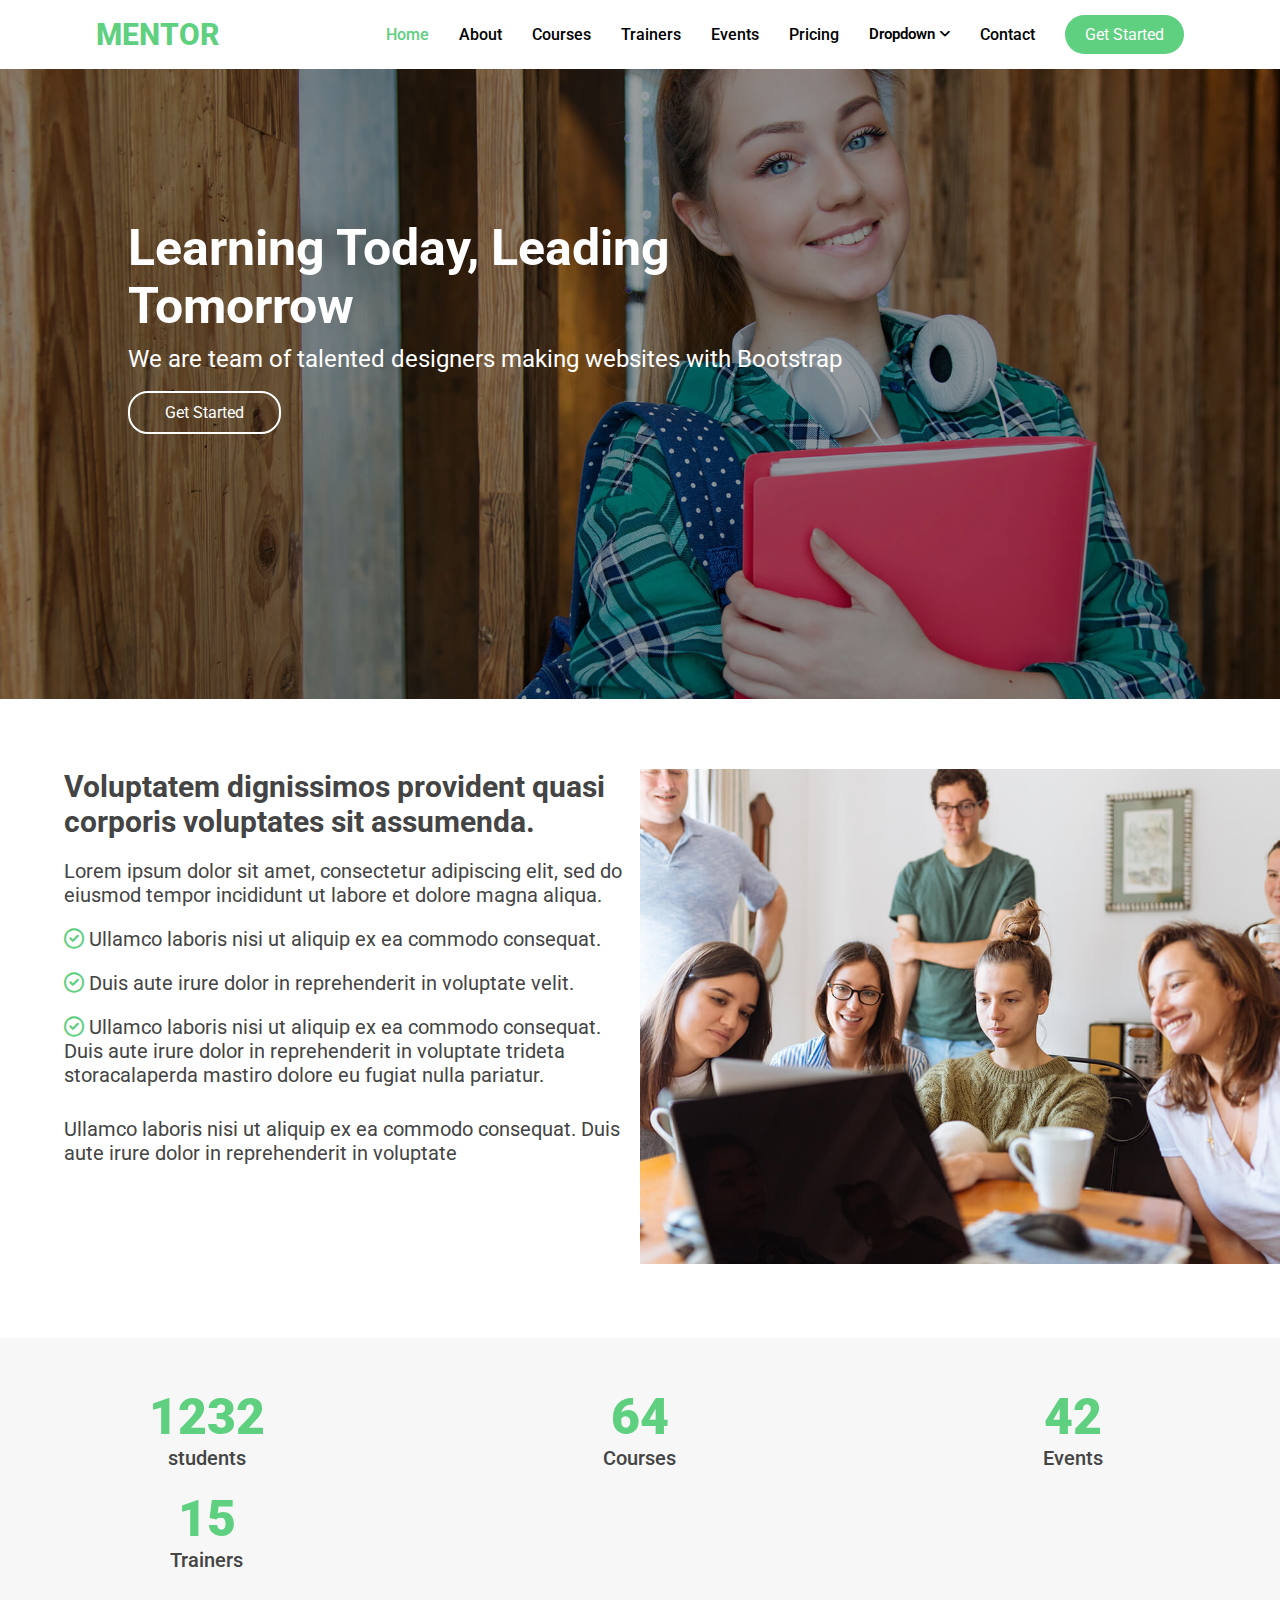
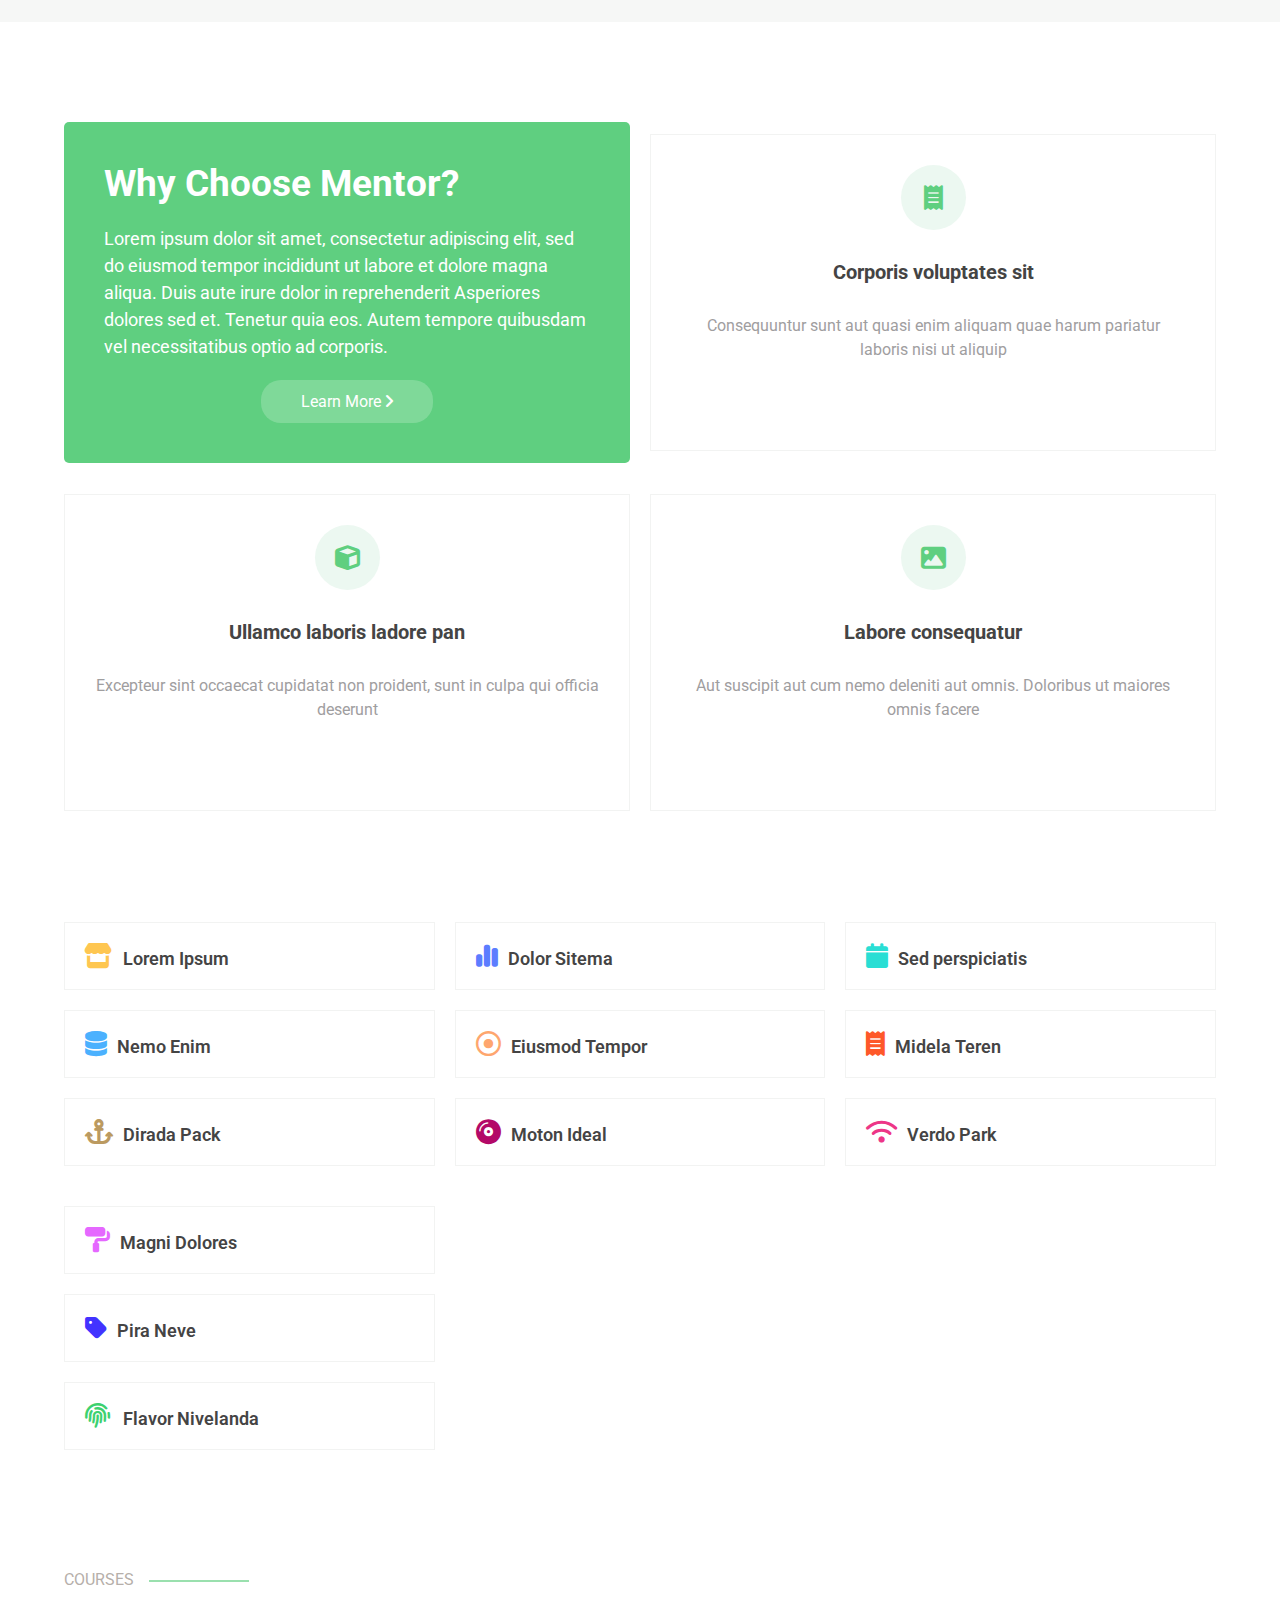
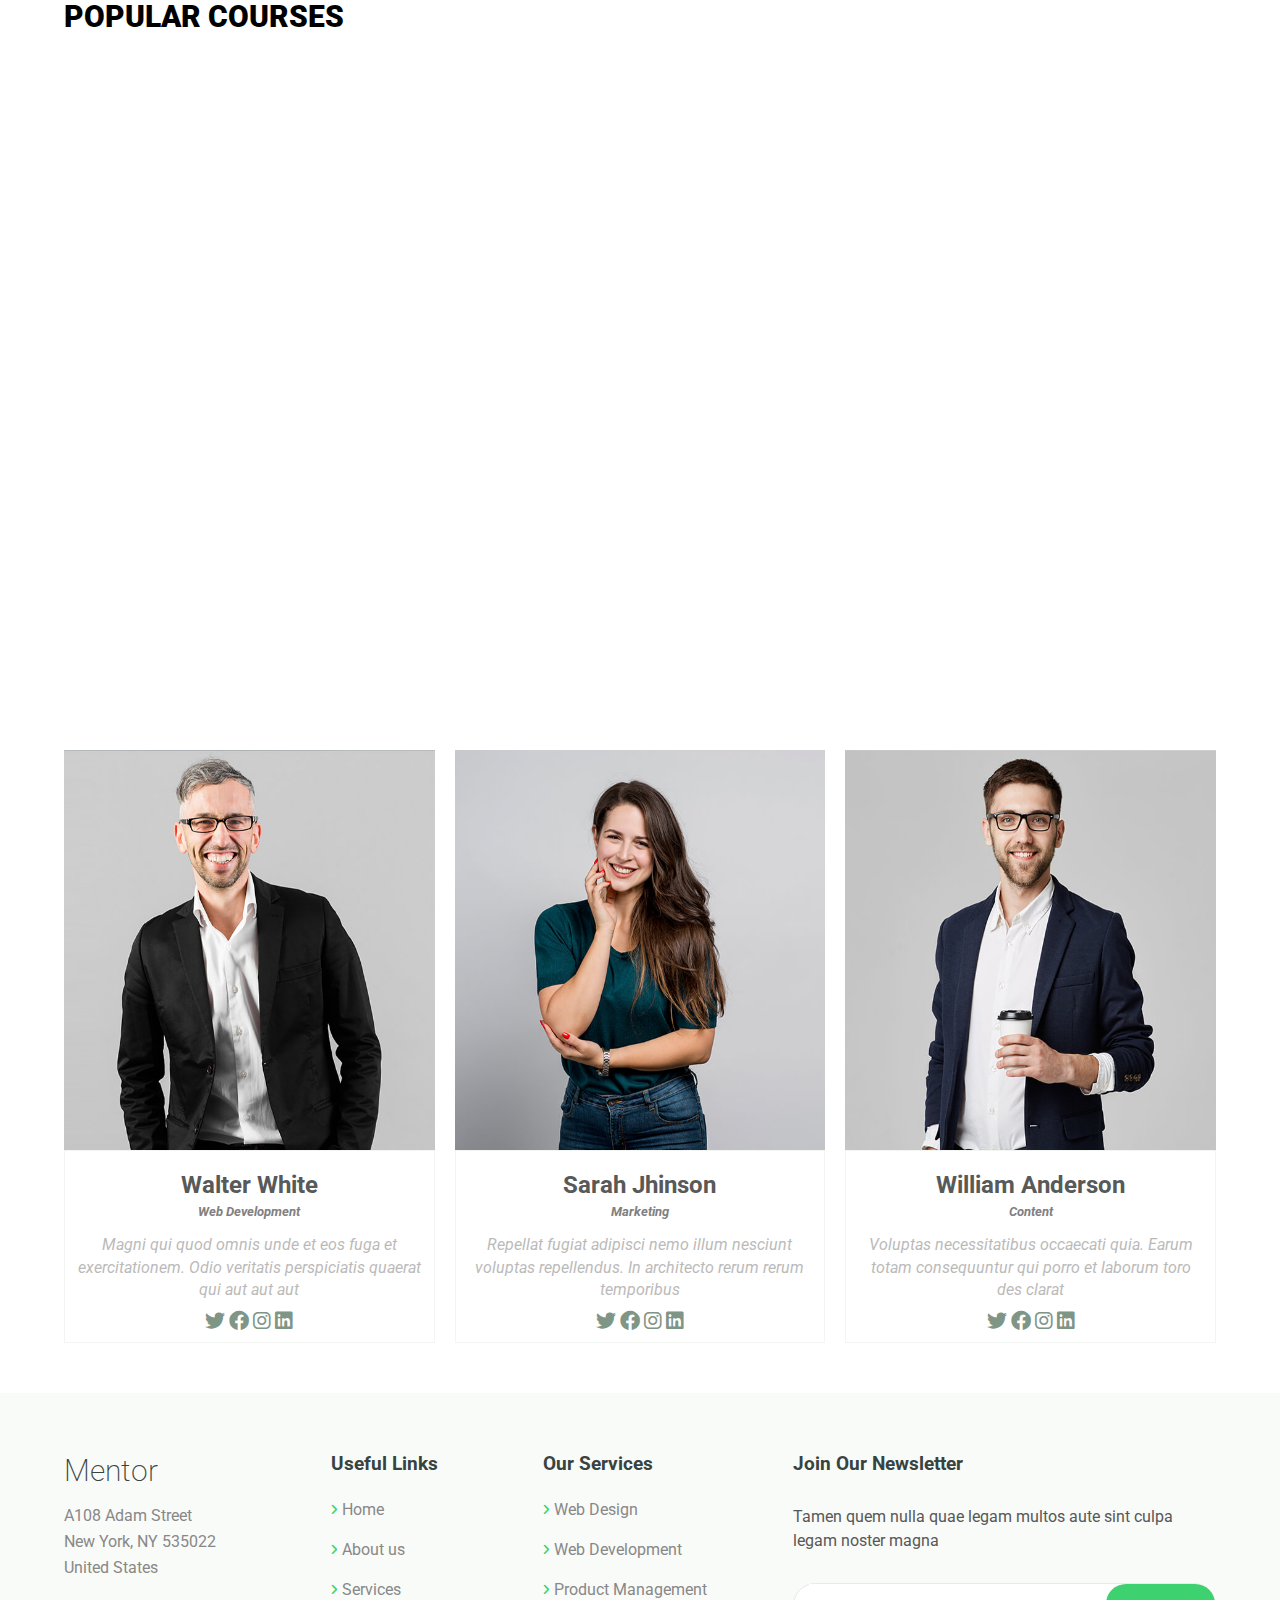
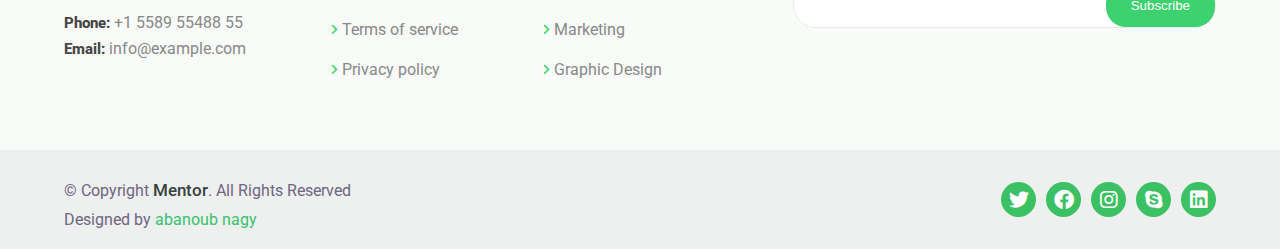
<file: index.html>
<!DOCTYPE html>
<html lang="en">

<head>
    <meta charset="UTF-8">
    <meta name="viewport" content="width=device-width, initial-scale=1.0">
    <title>Mentor</title>
    <!-- google fonts -->
    <link rel="preconnect" href="https://fonts.googleapis.com">
    <link rel="preconnect" href="https://fonts.gstatic.com" crossorigin>
    <link
        href="https://fonts.googleapis.com/css2?family=Bungee+Spice&family=Righteous&family=Roboto:wght@300;400;500;700&display=swap"
        rel="stylesheet">
    <!-- font awesome -->
    <link rel="stylesheet" href="css/all.min.css">
    <!-- style -->
    <link rel="stylesheet" href="css/style.css">
    <!--  -->
    <link href="https://unpkg.com/aos@2.3.1/dist/aos.css" rel="stylesheet">
</head>

<body>
    <!-- start header -->
    <div class="container__header">
        <div class="header">
            <header>
                <a href="" class="logo">Mentor</a>
                <nav>
                    <input type="checkbox" id="check">
                    <label for="check" class="check_btn"><i class="fa-solid fa-bars"></i></label>
                    <ul>
                        <li class="home"><a href="index.html">home</a></li>
                        <li><a href="about.html">about</a></li>
                        <li><a href="courses.html">courses</a></li>
                        <li><a href="trainers.html">trainers</a></li>
                        <li><a href="events.html">events</a></li>
                        <li><a href="pricing.html">pricing</a></li>
                        <div class="dropdown">
                            <a href="" class="dropbtn">Dropdown<i class="fa-solid fa-angle-down"></i></a>
                            <div class="dropdown-content">
                                <a href="#">Drop Down 1</a>
                                <a href="#">Drop Down 2</a>
                                <a href="#">Drop Down 3</a>
                                <a href="#">Drop Down 4</a>
                            </div>
                        </div>
                        <li><a href="contact.html">contact</a></li>
                    </ul>
                    <a href="" class="get__started">get started</a>
                </nav>
            </header>
        </div>
        <!-- end header -->
        <!-- start banner -->
        <section class="banner">
            <div class="banner__text">
                <div class="banner__text__inner">
                    <h1>Learning Today,
                        Leading Tomorrow</h1>
                    <p>We are team of talented designers making websites with Bootstrap</p>
                    <a href="">get started</a>
                </div>
            </div>
        </section>
    </div>
    <!-- end banner -->
    <!-- start about -->
    <section class="about">
        <div class="left">
            <h3>Voluptatem dignissimos provident quasi corporis voluptates sit assumenda.</h3>
            <p>Lorem ipsum dolor sit amet, consectetur adipiscing elit, sed do eiusmod tempor incididunt ut labore et
                dolore magna aliqua.</p>
            <p><i class="fa-regular fa-circle-check"></i> Ullamco laboris nisi ut aliquip ex ea commodo consequat.</p>
            <p><i class="fa-regular fa-circle-check"></i> Duis aute irure dolor in reprehenderit in voluptate velit.</p>
            <p><i class="fa-regular fa-circle-check"></i> Ullamco laboris nisi ut aliquip ex ea commodo consequat. Duis
                aute irure dolor in reprehenderit in voluptate trideta storacalaperda mastiro dolore eu fugiat nulla
                pariatur.</p>
            <p>Ullamco laboris nisi ut aliquip ex ea commodo consequat. Duis aute irure dolor in reprehenderit in
                voluptate</p>
        </div>
        <div class="right">
            <img src="images/about.jpg" alt="">
        </div>
    </section>
    <!-- end about -->
    <!-- start statistics -->
    <section class="statistics">
        <div>
            <span>1232</span>
            <p>students</p>
        </div>
        <div>
            <span>64</span>
            <p>Courses</p>
        </div>
        <div>
            <span>42</span>
            <p>Events</p>
        </div>
        <div>
            <span>15</span>
            <p>Trainers</p>
        </div>
    </section>
    <!-- end statistics -->
    <!-- start Why Mentor -->
    <section class="mentor">
        <div class="one">
            <h1>Why Choose Mentor?</h1>
            <p>Lorem ipsum dolor sit amet, consectetur adipiscing elit, sed do eiusmod tempor incididunt ut labore et
                dolore magna aliqua. Duis aute irure dolor in reprehenderit Asperiores dolores sed et. Tenetur quia eos.
                Autem tempore quibusdam vel necessitatibus optio ad corporis.</p>
            <div class="learn__more">
                <a href="">Learn More <i class="fa-solid fa-angle-right"></i></a>
            </div>
        </div>
        <div class="two">
            <div class="icon"><i class="fa-solid fa-receipt"></i></div>
            <h3>Corporis voluptates sit</h3>
            <p>Consequuntur sunt aut quasi enim aliquam quae harum pariatur laboris nisi ut aliquip</p>
        </div>
        <div class="two">
            <div class="icon"><i class="fa-solid fa-cube"></i></div>
            <h3>Ullamco laboris ladore pan</h3>
            <p>Excepteur sint occaecat cupidatat non proident, sunt in culpa qui officia deserunt</p>
        </div>
        <div class="two">
            <div class="icon"><i class="fa-solid fa-image"></i></div>
            <h3>Labore consequatur</h3>
            <p>Aut suscipit aut cum nemo deleniti aut omnis. Doloribus ut maiores omnis facere</p>
        </div>
    </section>
    <div class="subjects">
        <div class="box">
            <p><a href=""><i class="fa-solid fa-store"></i>Lorem Ipsum</a></p>
            <p><a href=""><i class="fa-solid fa-database"></i>Nemo Enim</a></p>
            <p><a href=""><i class="fa-solid fa-anchor"></i>Dirada Pack</a></p>
        </div>
        <div class="box">
            <p><a href=""><i class="fa-solid fa-chart-simple"></i>Dolor Sitema</a></p>
            <p><a href=""><i class="fa-regular fa-circle-dot"></i>Eiusmod Tempor</a></p>
            <p><a href=""><i class="fa-solid fa-compact-disc"></i>Moton Ideal</a></p>
        </div>
        <div class="box">
            <p><a href=""><i class="fa-solid fa-calendar"></i>Sed perspiciatis</a></p>
            <p><a href=""><i class="fa-solid fa-receipt"></i>Midela Teren</a></p>
            <p><a href=""><i class="fa-solid fa-wifi"></i></i>Verdo Park</a></p>
        </div>
        <div class="box">
            <p><a href=""><i class="fa-solid fa-paint-roller"></i>Magni Dolores</a></p>
            <p><a href=""><i class="fa-solid fa-tag"></i>Pira Neve</a></p>
            <p><a href=""><i class="fa-solid fa-fingerprint"></i>Flavor Nivelanda</a></p>
        </div>
    </div>
    <!-- end Why Mentor -->
    <!-- start popular courses -->
    <section class="popular__courses">
        <div class="popular__courses__header">
            <p>COURSES</p>
            <h1>POPULAR COURSES</h1>
        </div>
        <div class="courses">
            <div class="box" data-aos="zoom-in-right">
                <div class="image">
                    <img src="images/course-1.jpg" alt="">
                </div>
                <div class="trainer__information">
                    <div class="price">
                        <p>Web Development</p>
                        <span>$169</span>
                    </div>
                    <a href="">Website Design</a>
                    <p>Et architecto provident deleniti facere repellat nobis iste. Id facere quia quae dolores dolorem
                        tempore.</p>
                    <div class="info">
                        <div class="">
                            <div class="image2">
                                <img src="images/trainer-1.jpg" alt="">
                            </div>
                            <p>Antonio</p>
                        </div>
                        <span><i class="fa-regular fa-user"></i>50<i class="fa-regular fa-heart"></i>65</span>
                    </div>
                </div>
            </div>
            <!--  -->
            <div class="box" data-aos="zoom-in-down">
                <div class="image">
                    <img src="images/course-2.jpg" alt="">
                </div>
                <div class="trainer__information">
                    <div class="price">
                        <p>Marketing</p>
                        <span>$250</span>
                    </div>
                    <a href="">Search Engine Optimization</a>
                    <p>Et architecto provident deleniti facere repellat nobis iste. Id facere quia quae dolores dolorem
                        tempore.</p>
                    <div class="info">
                        <div class="">
                            <div class="image2"><img src="images/trainer-2.jpg" alt=""></div>
                            <p>Lana</p>
                        </div>
                        <span><i class="fa-regular fa-user"></i>35<i class="fa-regular fa-heart"></i>42</span>
                    </div>
                </div>
            </div>
            <!--  -->
            <div class="box" data-aos="zoom-in-left">
                <div class="image">
                    <img src="images/course-3.jpg" alt="">
                </div>
                <div class="trainer__information">
                    <div class="price">
                        <p>Content</p>
                        <span>$180</span>
                    </div>
                    <a href="">Copywriting</a>
                    <p>Et architecto provident deleniti facere repellat nobis iste. Id facere quia quae dolores dolorem
                        tempore.</p>
                    <div class="info">
                        <div class="">
                            <div class="image2"><img src="images/trainer-3.jpg" alt=""></div>
                            <p>Brandon</p>
                        </div>
                        <span><i class="fa-regular fa-user"></i>20<i class="fa-regular fa-heart"></i>85</span>
                    </div>
                </div>
            </div>

        </div>
    </section>
    <!-- end popular courses -->
    <div class="trainers__two">
        <div class="mentor__two">
            <div class="mentor__two_image">
                <img src="images/trainer-1.jpg" alt="">
            </div>
            <div class="mentor__caption">
                <h2>Walter White</h2>
                <i>
                    <h5>Web Development</h5>
                </i>
                <i>
                    <p>Magni qui quod omnis unde et eos fuga et exercitationem. Odio veritatis perspiciatis quaerat qui
                        aut aut aut</p>
                </i>
                <div class="icons__mentor">
                    <i class="fa-brands fa-twitter"></i>
                    <i class="fa-brands fa-facebook"></i>
                    <i class="fa-brands fa-instagram"></i>
                    <i class="fa-brands fa-linkedin"></i>
                </div>
            </div>
        </div>
        <div class="mentor__two">
            <div class="mentor__two_image">
                <img src="images/trainer-2.jpg" alt="">
            </div>
            <div class="mentor__caption">
                <h2>Sarah Jhinson</h2>
                <i>
                    <h5>Marketing</h5>
                    <p>Repellat fugiat adipisci nemo illum nesciunt voluptas repellendus. In architecto rerum rerum
                        temporibus</p>
                </i>
                <div class="icons__mentor">
                    <i class="fa-brands fa-twitter"></i>
                    <i class="fa-brands fa-facebook"></i>
                    <i class="fa-brands fa-instagram"></i>
                    <i class="fa-brands fa-linkedin"></i>
                </div>
            </div>
        </div>

        <div class="mentor__two">
            <div class="mentor__two_image">
                <img src="images/trainer-3.jpg" alt="">
            </div>
            <div class="mentor__caption">
                <h2>William Anderson</h2>
                <i>
                    <h5>Content</h5>
                    <p>Voluptas necessitatibus occaecati quia. Earum totam consequuntur qui porro et laborum toro des
                        clarat</p>
                </i>
                <div class="icons__mentor">
                    <i class="fa-brands fa-twitter"></i>
                    <i class="fa-brands fa-facebook"></i>
                    <i class="fa-brands fa-instagram"></i>
                    <i class="fa-brands fa-linkedin"></i>
                </div>
            </div>
        </div>
    </div>
    <!-- start footer -->
    <footer>
        <div class="footer">
            <div class="footer__mentor">
                <h2>Mentor</h2>
                <p>A108 Adam Street <br>New York, NY 535022 <br>United States</p>
                <p class="address"><span>Phone:</span> +1 5589 55488 55</p>
                <P><span>Email:</span> info@example.com</p>
            </div>
            <div class="footer__Useful__Links">
                <h3>Useful Links</h3>
                <a href="">
                    <i class="fa-solid fa-angle-right"></i>Home
                </a>
                <a href="">
                    <i class="fa-solid fa-angle-right"></i>About us
                </a>
                <a href="">
                    <i class="fa-solid fa-angle-right"></i>Services
                </a>
                <a href=""><i class="fa-solid fa-angle-right"></i>Terms of service
                </a>
                <a href="">
                    <i class="fa-solid fa-angle-right"></i>Privacy policy
                </a>
            </div>
            <div class="footer__Our__Services">
                <h3>Our Services</h3>
                <a href="">
                    <i class="fa-solid fa-angle-right"></i>
                    Web Design
                </a>
                <a href="">
                    <i class="fa-solid fa-angle-right"></i>
                    Web Development
                </a>
                <a href="">
                    <i class="fa-solid fa-angle-right"></i>
                    Product Management
                </a>
                <a href=""><i class="fa-solid fa-angle-right"></i>
                    Marketing
                </a>
                <a href="">
                    <i class="fa-solid fa-angle-right"></i>
                    Graphic Design
                </a>
            </div>
            <div class="footer__Join_Our_Newsletter">
                <h3>Join Our Newsletter</h3>
                <p>Tamen quem nulla quae legam multos aute sint culpa <br>legam noster magna</p>
                <form action="">
                    <input type="text">
                    <input type="button" value="Subscribe">
                </form>
            </div>
        </div>
    </footer>
    <div class="end__page">
        <div class="end__page_content">
            <div class="">
                <p>&copy; Copyright <span>Mentor</span>. All Rights Reserved</p>
                <p>Designed by <a href="">abanoub nagy</a></p>
            </div>
            <div class="icons__endpage">
                <div class=""><i class="fa-brands fa-twitter"></i></div>
                <div class=""><i class="fa-brands fa-facebook"></i></div>
                <div class=""><i class="fa-brands fa-instagram"></i></div>
                <div class=""><i class="fa-brands fa-skype"></i></div>
                <div class=""><i class="fa-brands fa-linkedin"></i></div>
            </div>
        </div>
    </div>
    <!-- end footer -->

    <!--  -->
    <script src="https://unpkg.com/aos@2.3.1/dist/aos.js"></script>
    <script>
        AOS.init();
      </script>
</body>

</html>
</file>
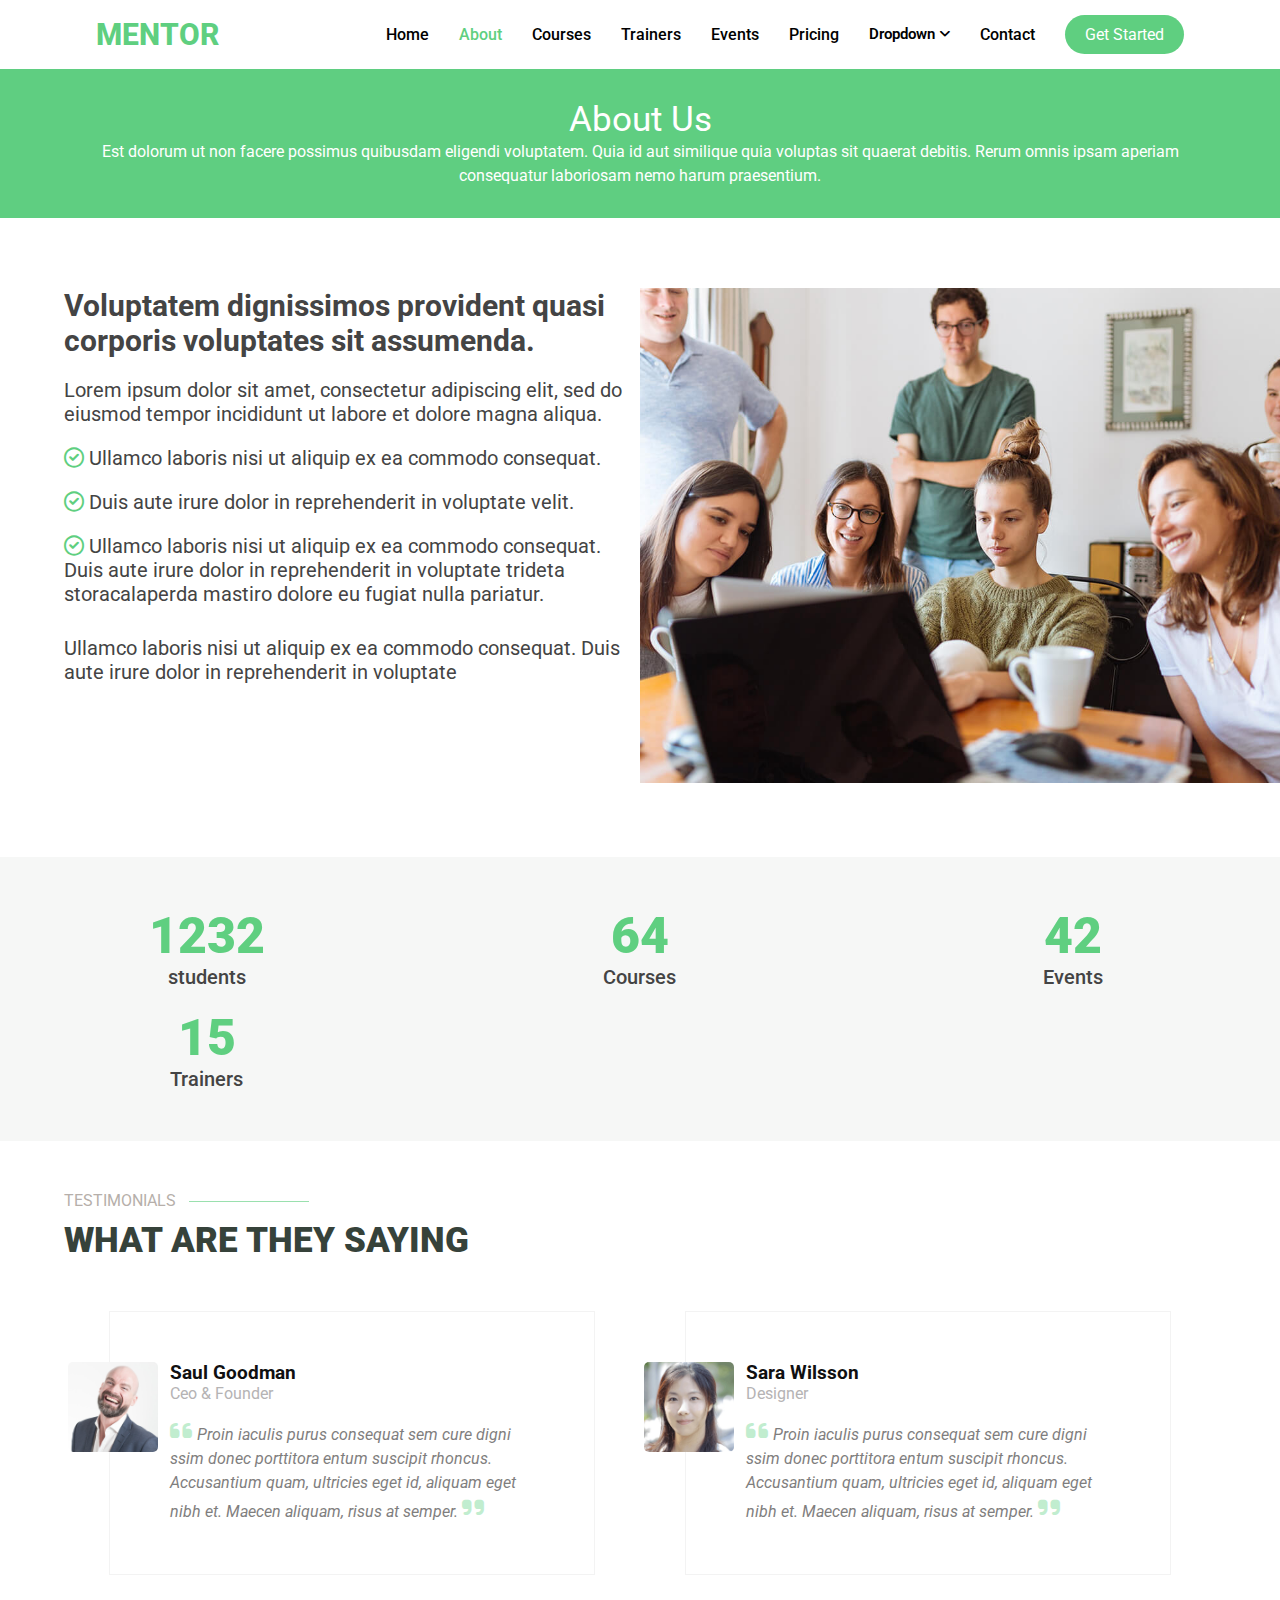
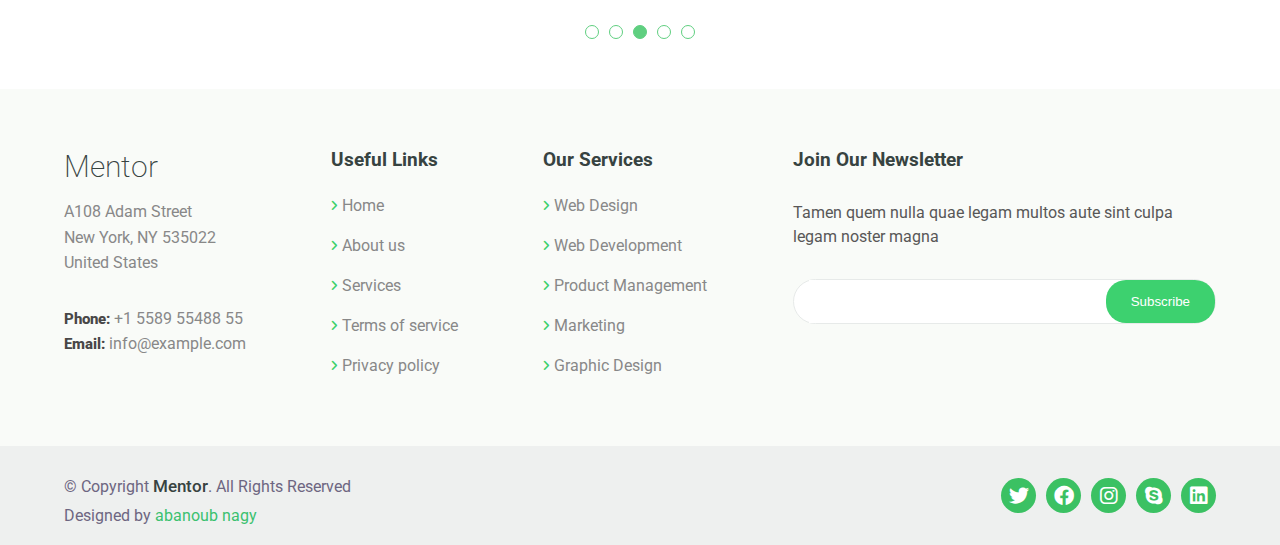
<file: about.html>
<!DOCTYPE html>
<html lang="en">
<head>
    <meta charset="UTF-8">
    <meta name="viewport" content="width=device-width, initial-scale=1.0">
    <title>about</title>
    <!-- google fonts -->
    <link rel="preconnect" href="https://fonts.googleapis.com">
    <link rel="preconnect" href="https://fonts.gstatic.com" crossorigin>
    <link href="https://fonts.googleapis.com/css2?family=Bungee+Spice&family=Righteous&family=Roboto:wght@300;400;500;700&display=swap" rel="stylesheet">
    <!-- font awesome -->
    <link rel="stylesheet" href="css/all.min.css">
    <!-- style -->
    <link rel="stylesheet" href="css/about.css">
</head>
<body>
    <!-- start header -->
    <header>
        <a href="" class="logo">Mentor</a>
        <nav>
            <input type="checkbox" id="check">
            <label for="check" class="check_btn"><i class="fa-solid fa-bars"></i></label>
            <ul>
                <li><a href="index.html">home</a></li>
                <li class="home"><a href="about.html">about</a></li>
                <li><a href="courses.html">courses</a></li>
                <li><a href="trainers.html">trainers</a></li>
                <li><a href="events.html">events</a></li>
                <li><a href="pricing.html">pricing</a></li>
                <div class="dropdown">
                    <a href="" class="dropbtn">Dropdown<i class="fa-solid fa-angle-down"></i></a>
                    <div class="dropdown-content">
                        <a href="#">Drop Down 1</a>
                        <a href="#">Drop Down 2</a>
                        <a href="#">Drop Down 3</a>
                        <a href="#">Drop Down 4</a>
                    </div>
                </div>
                <li><a href="contact.html">contact</a></li>
            </ul>
            <a href="" class="get__started">get started</a>
        </nav>
    </header>
    <!-- end header -->
    <!-- start about us -->
    <div class="about__header">
        <div class="container">
            <h2>About Us</h2>
            <p>Est dolorum ut non facere possimus quibusdam eligendi voluptatem. Quia id aut similique quia voluptas sit quaerat debitis. Rerum omnis ipsam aperiam consequatur laboriosam nemo harum praesentium.</p>
        </div>
    </div>
    <section class="about">
        <div class="left">
            <h3>Voluptatem dignissimos provident quasi corporis voluptates sit assumenda.</h3>
            <p>Lorem ipsum dolor sit amet, consectetur adipiscing elit, sed do eiusmod tempor incididunt ut labore et dolore magna aliqua.</p>
            <p><i class="fa-regular fa-circle-check"></i>  Ullamco laboris nisi ut aliquip ex ea commodo consequat.</p>
            <p><i class="fa-regular fa-circle-check"></i>  Duis aute irure dolor in reprehenderit in voluptate velit.</p>
            <p><i class="fa-regular fa-circle-check"></i>  Ullamco laboris nisi ut aliquip ex ea commodo consequat. Duis aute irure dolor in reprehenderit in voluptate trideta storacalaperda mastiro dolore eu fugiat nulla pariatur.</p>
            <p>Ullamco laboris nisi ut aliquip ex ea commodo consequat. Duis aute irure dolor in reprehenderit in voluptate</p>
        </div>
        <div class="right">
            <img src="images/about.jpg" alt="">
        </div>
    </section>
    <!-- end about us -->
    <!-- start statistics -->
    <section class="statistics">
        <div>
            <span>1232</span>
            <p>students</p>
        </div>
        <div>
            <span>64</span>
            <p>Courses</p>
        </div>
        <div>
            <span>42</span>
            <p>Events</p>
        </div>
        <div>
            <span>15</span>
            <p>Trainers</p>
        </div>
    </section>
    <!-- end statistics -->
    <!-- start header_testimonial -->
    <div class="popular__courses__header">
        <p>TESTIMONIALS</p>
        <h1>WHAT ARE THEY SAYING</h1>
    </div>
    <!-- end header_testimonial -->
    <!-- start testimonial -->
    <div class="testimonial">
        <div class="container">
            <div class="">
                <div class="image_testimonial">
                    <img src="images/testimonials-1.jpg" alt="">
                </div>
                <div class="text_testimonial">
                    <h3>Saul Goodman</h3>
                    <span>Ceo & Founder</span>
                    <p><i class="fa-solid fa-quote-left"></i>
                        <i>Proin iaculis purus consequat sem cure digni ssim donec porttitora entum suscipit rhoncus. Accusantium quam, ultricies eget id, aliquam eget nibh et. Maecen aliquam, risus at semper.</i>
                        <i class="fa-solid fa-quote-right"></i>
                    </p>
                </div>
            </div>
            <div class="">
                <div class="image_testimonial">
                    <img src="images/testimonials-2.jpg" alt="">
                </div>
                <div class="text_testimonial">
                    <h3>Sara Wilsson</h3>
                    <span>Designer</span>
                    <p><i class="fa-solid fa-quote-left"></i>
                        <i>Proin iaculis purus consequat sem cure digni ssim donec porttitora entum suscipit rhoncus. Accusantium quam, ultricies eget id, aliquam eget nibh et. Maecen aliquam, risus at semper.</i>
                        <i class="fa-solid fa-quote-right"></i>
                    </p>
                </div>
            </div>
        </div>
    </div>
    <div class="bullets">
        <span></span>
        <span></span>
        <span></span>
        <span></span>
        <span></span>
    </div>
    <!-- end testimonial -->
    <!-- start footer -->
    <footer>
        <div class="footer">
            <div class="footer__mentor">
                <h2>Mentor</h2>
                <p>A108 Adam Street <br>New York, NY 535022 <br>United States</p>
                <p class="address"><span>Phone:</span> +1 5589 55488 55</p>
                <P><span>Email:</span> info@example.com</p>
            </div>
            <div class="footer__Useful__Links">
                <h3>Useful Links</h3>
                <a href="">
                    <i class="fa-solid fa-angle-right"></i>Home
                </a>
                <a href="">
                    <i class="fa-solid fa-angle-right"></i>About us
                </a>
                <a href="">
                    <i class="fa-solid fa-angle-right"></i>Services
                </a>
                <a href=""><i class="fa-solid fa-angle-right"></i>Terms of service
                </a>
                <a href="">
                    <i class="fa-solid fa-angle-right"></i>Privacy policy
                </a>
            </div>
            <div class="footer__Our__Services">
                <h3>Our Services</h3>
                <a href="">
                    <i class="fa-solid fa-angle-right"></i>
                    Web Design
                </a>
                <a href="">
                    <i class="fa-solid fa-angle-right"></i>
                    Web Development
                </a>
                <a href="">
                    <i class="fa-solid fa-angle-right"></i>
                    Product Management
                </a>
                <a href=""><i class="fa-solid fa-angle-right"></i>
                    Marketing
                </a>
                <a href="">
                    <i class="fa-solid fa-angle-right"></i>
                    Graphic Design
                </a>
            </div>
            <div class="footer__Join_Our_Newsletter">
                <h3>Join Our Newsletter</h3>
                <p>Tamen quem nulla quae legam multos aute sint culpa <br>legam noster magna</p>
                <form action="">
                    <input type="text">
                    <input type="button" value="Subscribe">
                </form>
            </div>
        </div>
    </footer>
    <div class="end__page">
        <div class="end__page_content">
            <div class="">
                <p>&copy; Copyright <span>Mentor</span>. All Rights Reserved</p>
                <p>Designed by <a href="">abanoub nagy</a></p>
            </div>
            <div class="icons__endpage">
                <div class=""><i class="fa-brands fa-twitter"></i></div>
                <div class=""><i class="fa-brands fa-facebook"></i></div>
                <div class=""><i class="fa-brands fa-instagram"></i></div>
                <div class=""><i class="fa-brands fa-skype"></i></div>
                <div class=""><i class="fa-brands fa-linkedin"></i></div>
            </div>
        </div>
    </div>
    <!-- end footer -->
</body>
</html>
</file>
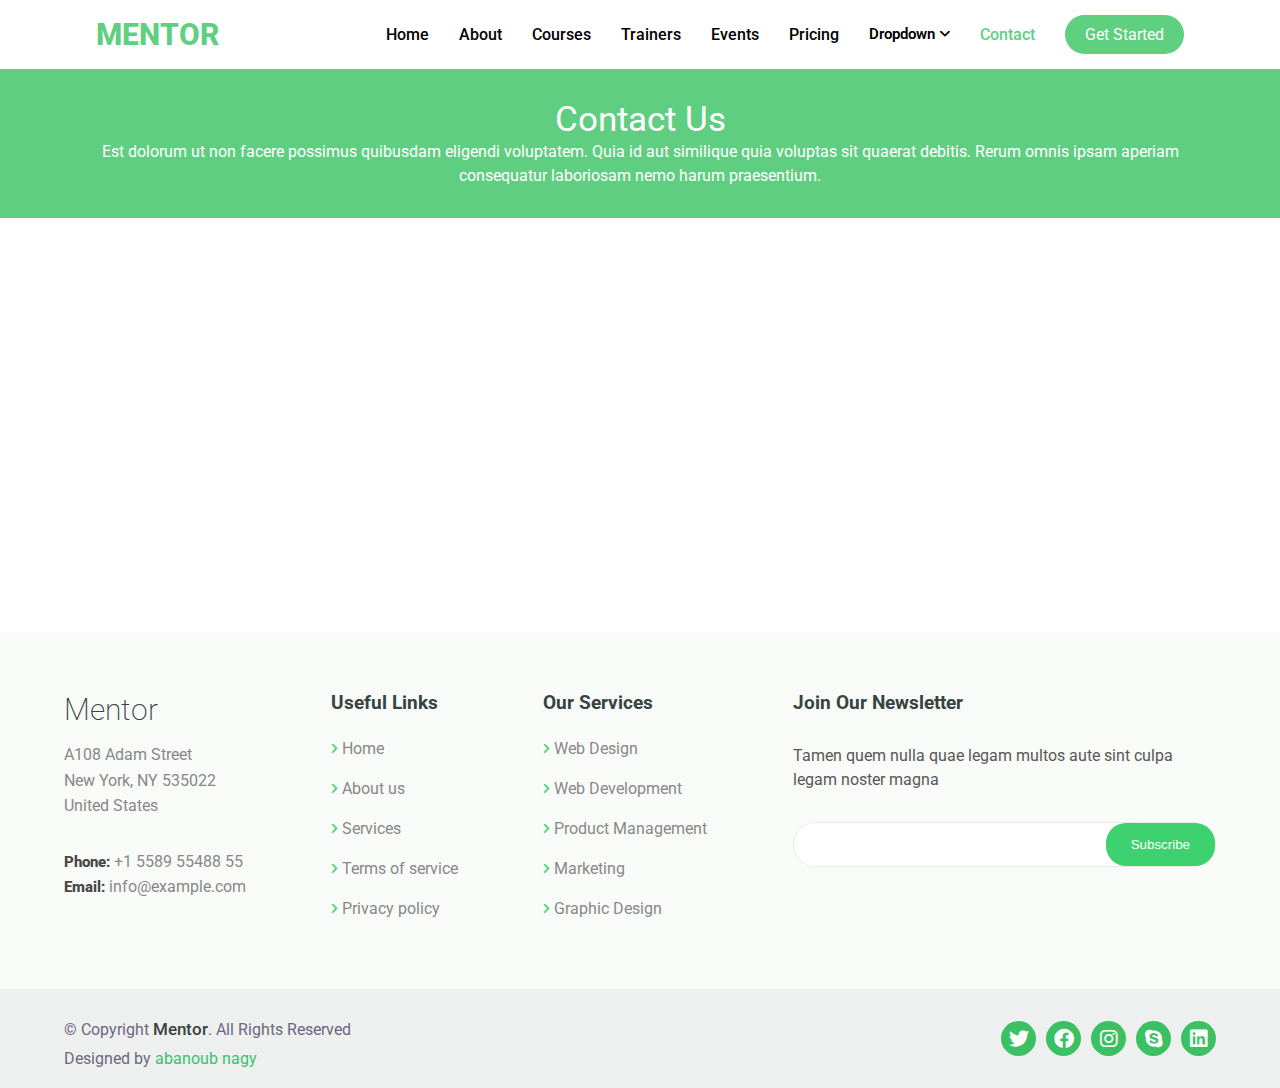
<file: contact.html>
<!DOCTYPE html>
<html lang="en">
<head>
    <meta charset="UTF-8">
    <meta name="viewport" content="width=device-width, initial-scale=1.0">
    <title>contact</title>
    <!-- google fonts -->
    <link rel="preconnect" href="https://fonts.googleapis.com">
    <link rel="preconnect" href="https://fonts.gstatic.com" crossorigin>
    <link href="https://fonts.googleapis.com/css2?family=Bungee+Spice&family=Righteous&family=Roboto:wght@300;400;500;700&display=swap" rel="stylesheet">
    <!-- font awesome -->
    <link rel="stylesheet" href="css/all.min.css">
    <!-- style -->
    <link rel="stylesheet" href="css/contact.css">
</head>
<body>
    <!-- start header -->
    <header>
        <a href="" class="logo">Mentor</a>
        <nav>
            <input type="checkbox" id="check">
            <label for="check" class="check_btn"><i class="fa-solid fa-bars"></i></label>
            <ul>
                <li><a href="index.html">home</a></li>
                <li><a href="about.html">about</a></li>
                <li><a href="courses.html">courses</a></li>
                <li><a href="trainers.html">trainers</a></li>
                <li><a href="events.html">events</a></li>
                <li><a href="pricing.html">pricing</a></li>
                <div class="dropdown">
                    <a href="" class="dropbtn">Dropdown<i class="fa-solid fa-angle-down"></i></a>
                    <div class="dropdown-content">
                        <a href="#">Drop Down 1</a>
                        <a href="#">Drop Down 2</a>
                        <a href="#">Drop Down 3</a>
                        <a href="#">Drop Down 4</a>
                    </div>
                </div>
                <li class="home"><a href="contact.html">contact</a></li>
            </ul>
            <a href="" class="get__started">get started</a>
        </nav>
    </header>
    <!-- end header -->
    <!-- start about us -->
    <div class="about__header">
        <div class="container">
            <h2>Contact Us</h2>
            <p>Est dolorum ut non facere possimus quibusdam eligendi voluptatem. Quia id aut similique quia voluptas sit quaerat debitis. Rerum omnis ipsam aperiam consequatur laboriosam nemo harum praesentium.</p>
        </div>
    </div>
    <!-- end about us -->
    <!-- start map -->
    <iframe src="https://www.google.com/maps/embed?pb=!1m10!1m8!1m3!1d3619461.0885012955!2d33.0858454!3d27.6359747!3m2!1i1024!2i768!4f13.1!5e0!3m2!1sen!2seg!4v1691830343280!5m2!1sen!2seg" width="100%" height="400" style="border:0; margin: 5px 0px;" allowfullscreen="" loading="lazy" referrerpolicy="no-referrer-when-downgrade"></iframe>
    <!-- end map -->
    
    <!-- start footer -->
    <footer>
        <div class="footer">
            <div class="footer__mentor">
                <h2>Mentor</h2>
                <p>A108 Adam Street <br>New York, NY 535022 <br>United States</p>
                <p class="address"><span>Phone:</span> +1 5589 55488 55</p>
                <P><span>Email:</span> info@example.com</p>
            </div>
            <div class="footer__Useful__Links">
                <h3>Useful Links</h3>
                <a href="">
                    <i class="fa-solid fa-angle-right"></i>Home
                </a>
                <a href="">
                    <i class="fa-solid fa-angle-right"></i>About us
                </a>
                <a href="">
                    <i class="fa-solid fa-angle-right"></i>Services
                </a>
                <a href=""><i class="fa-solid fa-angle-right"></i>Terms of service
                </a>
                <a href="">
                    <i class="fa-solid fa-angle-right"></i>Privacy policy
                </a>
            </div>
            <div class="footer__Our__Services">
                <h3>Our Services</h3>
                <a href="">
                    <i class="fa-solid fa-angle-right"></i>
                    Web Design
                </a>
                <a href="">
                    <i class="fa-solid fa-angle-right"></i>
                    Web Development
                </a>
                <a href="">
                    <i class="fa-solid fa-angle-right"></i>
                    Product Management
                </a>
                <a href=""><i class="fa-solid fa-angle-right"></i>
                    Marketing
                </a>
                <a href="">
                    <i class="fa-solid fa-angle-right"></i>
                    Graphic Design
                </a>
            </div>
            <div class="footer__Join_Our_Newsletter">
                <h3>Join Our Newsletter</h3>
                <p>Tamen quem nulla quae legam multos aute sint culpa <br>legam noster magna</p>
                <form action="">
                    <input type="text">
                    <input type="button" value="Subscribe">
                </form>
            </div>
        </div>
    </footer>
    <div class="end__page">
        <div class="end__page_content">
            <div class="">
                <p>&copy; Copyright <span>Mentor</span>. All Rights Reserved</p>
                <p>Designed by <a href="">abanoub nagy</a></p>
            </div>
            <div class="icons__endpage">
                <div class=""><i class="fa-brands fa-twitter"></i></div>
                <div class=""><i class="fa-brands fa-facebook"></i></div>
                <div class=""><i class="fa-brands fa-instagram"></i></div>
                <div class=""><i class="fa-brands fa-skype"></i></div>
                <div class=""><i class="fa-brands fa-linkedin"></i></div>
            </div>
        </div>
    </div>
    <!-- end footer -->
</body>
</html>
</file>
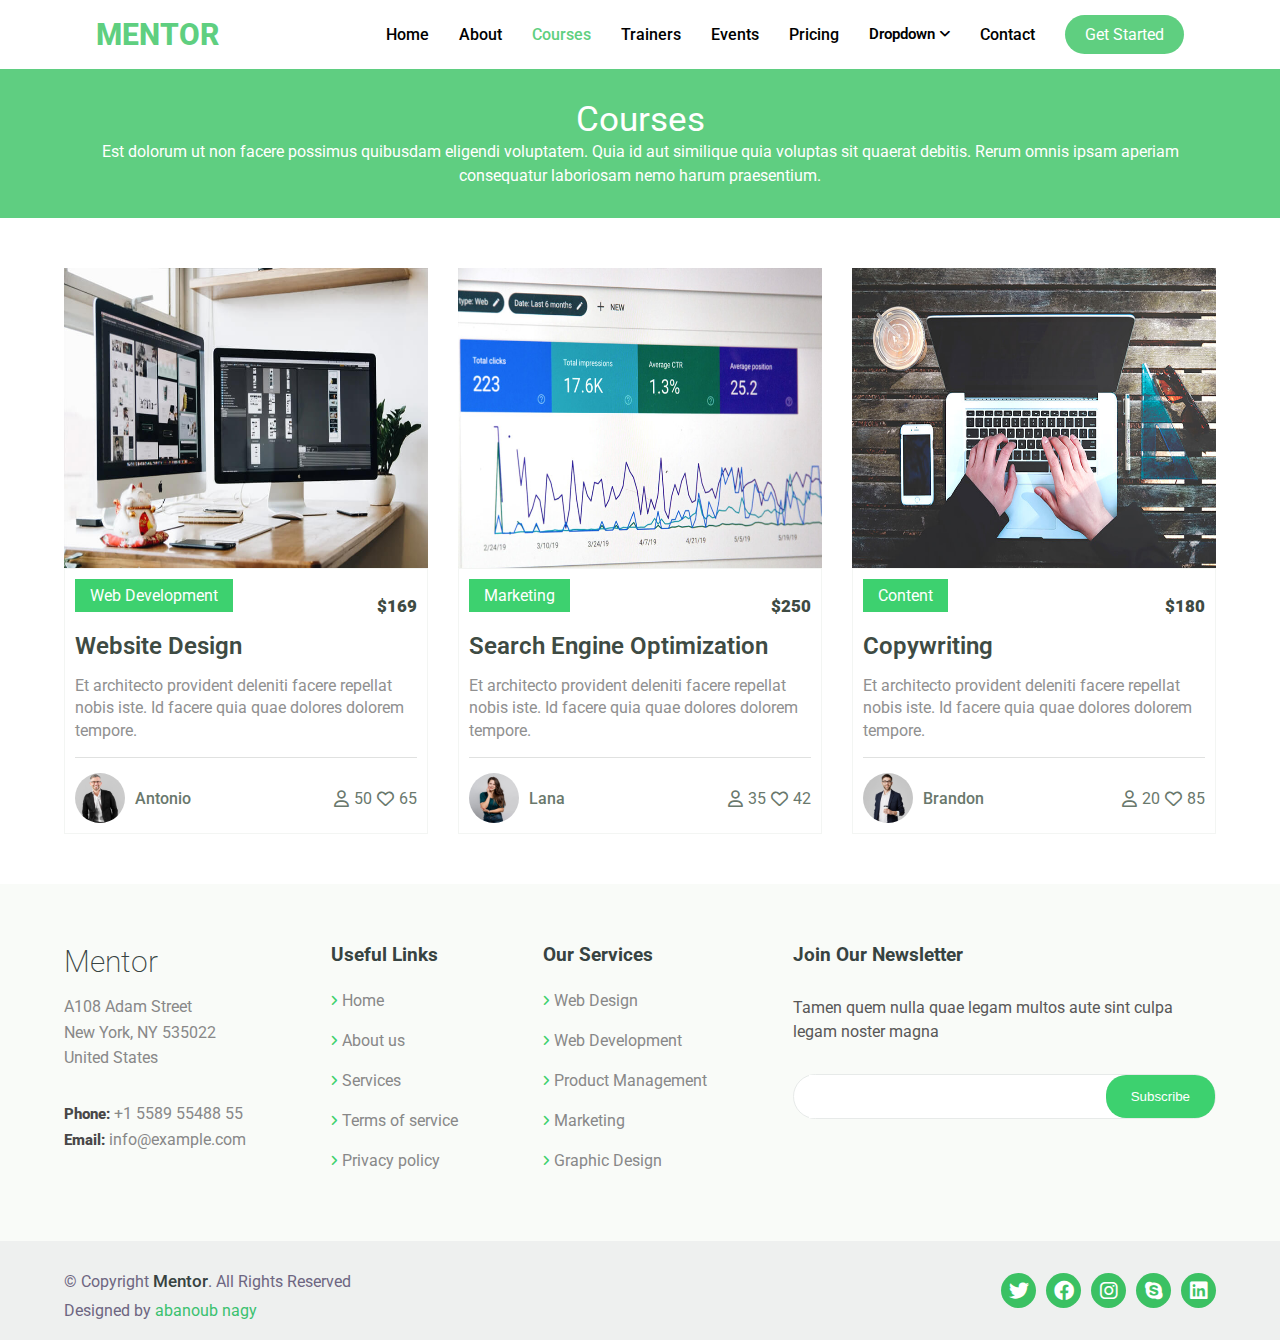
<file: courses.html>
<!DOCTYPE html>
<html lang="en">
<head>
    <meta charset="UTF-8">
    <meta name="viewport" content="width=device-width, initial-scale=1.0">
    <title>courses</title>
    <!-- google fonts -->
    <link rel="preconnect" href="https://fonts.googleapis.com">
    <link rel="preconnect" href="https://fonts.gstatic.com" crossorigin>
    <link href="https://fonts.googleapis.com/css2?family=Bungee+Spice&family=Righteous&family=Roboto:wght@300;400;500;700&display=swap" rel="stylesheet">
    <!-- font awesome -->
    <link rel="stylesheet" href="css/all.min.css">
    <!-- style -->
    <link rel="stylesheet" href="css/courses.css">
</head>
<body>
    <!-- start header -->
    <header>
        <a href="" class="logo">Mentor</a>
        <nav>
            <input type="checkbox" id="check">
            <label for="check" class="check_btn"><i class="fa-solid fa-bars"></i></label>
            <ul>
                <li><a href="index.html">home</a></li>
                <li><a href="about.html">about</a></li>
                <li class="home"><a href="courses.html">courses</a></li>
                <li><a href="trainers.html">trainers</a></li>
                <li><a href="events.html">events</a></li>
                <li><a href="pricing.html">pricing</a></li>
                <div class="dropdown">
                            <a href="" class="dropbtn">Dropdown<i class="fa-solid fa-angle-down"></i></a>
                            <div class="dropdown-content">
                                <a href="#">Drop Down 1</a>
                                <a href="#">Drop Down 2</a>
                                <a href="#">Drop Down 3</a>
                                <a href="#">Drop Down 4</a>
                            </div>
                        </div>
                <li><a href="contact.html">contact</a></li>
            </ul>
            <a href="" class="get__started">get started</a>
        </nav>
    </header>
    <!-- end header -->
    <!-- start about us -->
    <div class="about__header">
        <div class="container">
            <h2>Courses</h2>
            <p>Est dolorum ut non facere possimus quibusdam eligendi voluptatem. Quia id aut similique quia voluptas sit quaerat debitis. Rerum omnis ipsam aperiam consequatur laboriosam nemo harum praesentium.</p>
        </div>
    </div>
    <!-- end about us -->
    <!-- start popular courses -->
    <section class="popular__courses">
        <div class="courses">
            <div class="box">
                <div class="image">
                    <img src="images/course-1.jpg" alt="">
                </div>
                <div class="trainer__information">
                    <div class="price">
                        <p>Web Development</p>
                        <span>$169</span>
                    </div>
                    <a href="">Website Design</a>
                    <p>Et architecto provident deleniti facere repellat nobis iste. Id facere quia quae dolores dolorem tempore.</p>
                    <div class="info">
                        <div class="">
                            <div class="image2">
                                <img src="images/trainer-1.jpg" alt="">
                            </div>
                            <p>Antonio</p>
                        </div>
                        <span><i class="fa-regular fa-user"></i>50<i class="fa-regular fa-heart"></i>65</span>
                    </div>
                </div>
            </div>
            <div class="box">
                <div class="image">
                    <img src="images/course-2.jpg" alt="">
                </div>
                <div class="trainer__information">
                    <div class="price">
                        <p>Marketing</p>
                        <span>$250</span>
                    </div>
                    <a href="">Search Engine Optimization</a>
                    <p>Et architecto provident deleniti facere repellat nobis iste. Id facere quia quae dolores dolorem tempore.</p>
                    <div class="info">
                        <div class="">
                            <div class="image2"><img src="images/trainer-2.jpg" alt=""></div>
                            <p>Lana</p>
                        </div>
                        <span><i class="fa-regular fa-user"></i>35<i class="fa-regular fa-heart"></i>42</span>
                    </div>
                </div>
            </div>
            <div class="box">
                <div class="image">
                    <img src="images/course-3.jpg" alt="">
                </div>
                <div class="trainer__information">
                    <div class="price">
                        <p>Content</p>
                        <span>$180</span>
                    </div>
                    <a href="">Copywriting</a>
                    <p>Et architecto provident deleniti facere repellat nobis iste. Id facere quia quae dolores dolorem tempore.</p>
                    <div class="info">
                        <div class="">
                            <div class="image2"><img src="images/trainer-3.jpg" alt=""></div>
                            <p>Brandon</p>
                        </div>
                        <span><i class="fa-regular fa-user"></i>20<i class="fa-regular fa-heart"></i>85</span>
                    </div>
                </div>
            </div>
            
        </div>
    </section>
    <!-- end popular courses -->
    <div class="trainers__two">
    <!-- start footer -->
    <footer>
        <div class="footer">
            <div class="footer__mentor">
                <h2>Mentor</h2>
                <p>A108 Adam Street <br>New York, NY 535022 <br>United States</p>
                <p class="address"><span>Phone:</span> +1 5589 55488 55</p>
                <P><span>Email:</span> info@example.com</p>
            </div>
            <div class="footer__Useful__Links">
                <h3>Useful Links</h3>
                <a href="">
                    <i class="fa-solid fa-angle-right"></i>Home
                </a>
                <a href="">
                    <i class="fa-solid fa-angle-right"></i>About us
                </a>
                <a href="">
                    <i class="fa-solid fa-angle-right"></i>Services
                </a>
                <a href=""><i class="fa-solid fa-angle-right"></i>Terms of service
                </a>
                <a href="">
                    <i class="fa-solid fa-angle-right"></i>Privacy policy
                </a>
            </div>
            <div class="footer__Our__Services">
                <h3>Our Services</h3>
                <a href="">
                    <i class="fa-solid fa-angle-right"></i>
                    Web Design
                </a>
                <a href="">
                    <i class="fa-solid fa-angle-right"></i>
                    Web Development
                </a>
                <a href="">
                    <i class="fa-solid fa-angle-right"></i>
                    Product Management
                </a>
                <a href=""><i class="fa-solid fa-angle-right"></i>
                    Marketing
                </a>
                <a href="">
                    <i class="fa-solid fa-angle-right"></i>
                    Graphic Design
                </a>
            </div>
            <div class="footer__Join_Our_Newsletter">
                <h3>Join Our Newsletter</h3>
                <p>Tamen quem nulla quae legam multos aute sint culpa <br>legam noster magna</p>
                <form action="">
                    <input type="text">
                    <input type="button" value="Subscribe">
                </form>
            </div>
        </div>
    </footer>
    <div class="end__page">
        <div class="end__page_content">
            <div class="">
                <p>&copy; Copyright <span>Mentor</span>. All Rights Reserved</p>
                <p>Designed by <a href="">abanoub nagy</a></p>
            </div>
            <div class="icons__endpage">
                <div class=""><i class="fa-brands fa-twitter"></i></div>
                <div class=""><i class="fa-brands fa-facebook"></i></div>
                <div class=""><i class="fa-brands fa-instagram"></i></div>
                <div class=""><i class="fa-brands fa-skype"></i></div>
                <div class=""><i class="fa-brands fa-linkedin"></i></div>
            </div>
        </div>
    </div>
    <!-- end footer -->
</body>
</html>
</file>
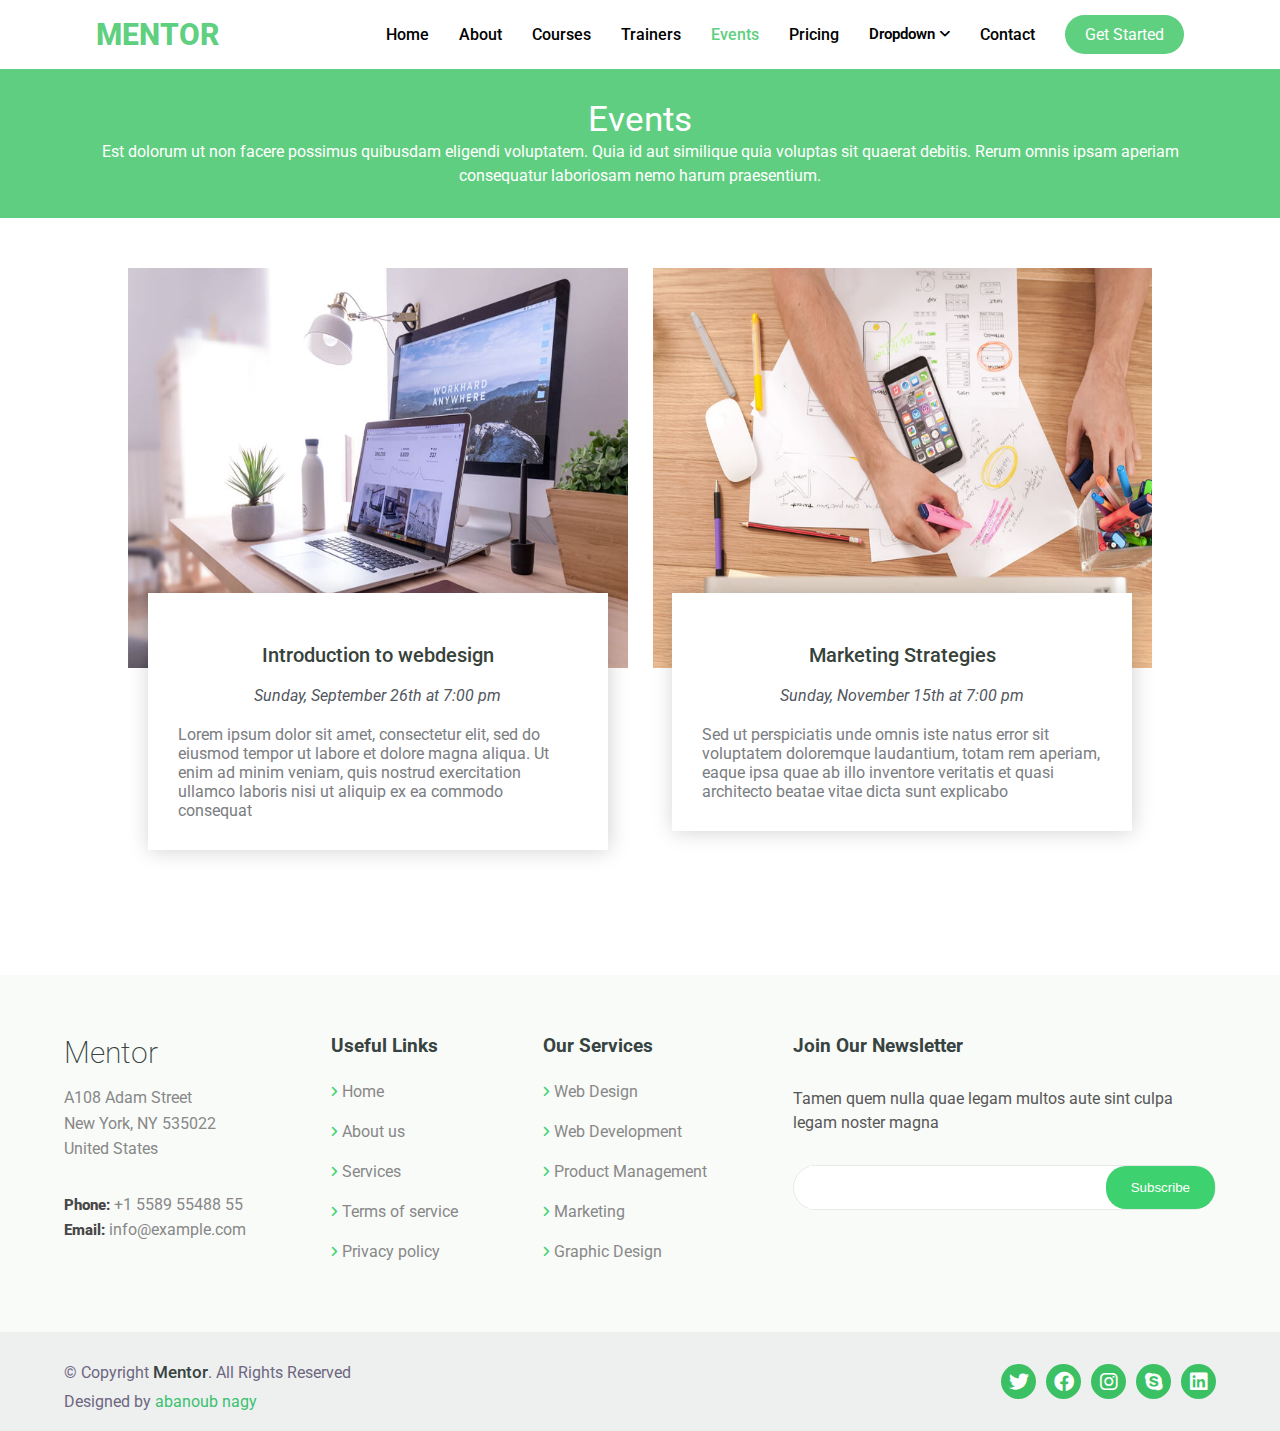
<file: events.html>
<!DOCTYPE html>
<html lang="en">
<head>
    <meta charset="UTF-8">
    <meta name="viewport" content="width=device-width, initial-scale=1.0">
    <title>events</title>
    <!-- google fonts -->
    <link rel="preconnect" href="https://fonts.googleapis.com">
    <link rel="preconnect" href="https://fonts.gstatic.com" crossorigin>
    <link href="https://fonts.googleapis.com/css2?family=Bungee+Spice&family=Righteous&family=Roboto:wght@300;400;500;700&display=swap" rel="stylesheet">
    <!-- font awesome -->
    <link rel="stylesheet" href="css/all.min.css">
    <!-- style -->
    <link rel="stylesheet" href="css/events.css">
</head>
<body>
    <!-- start header -->
    <header>
        <a href="" class="logo">Mentor</a>
        <nav>
            <input type="checkbox" id="check">
            <label for="check" class="check_btn"><i class="fa-solid fa-bars"></i></label>
            <ul>
                <li><a href="index.html">home</a></li>
                <li><a href="about.html">about</a></li>
                <li><a href="courses.html">courses</a></li>
                <li><a href="trainers.html">trainers</a></li>
                <li class="home"><a href="events.html">events</a></li>
                <li><a href="pricing.html">pricing</a></li>
                <div class="dropdown">
                    <a href="" class="dropbtn">Dropdown<i class="fa-solid fa-angle-down"></i></a>
                    <div class="dropdown-content">
                        <a href="#">Drop Down 1</a>
                        <a href="#">Drop Down 2</a>
                        <a href="#">Drop Down 3</a>
                        <a href="#">Drop Down 4</a>
                    </div>
                </div>
                <li><a href="contact.html">contact</a></li>
            </ul>
            <a href="" class="get__started">get started</a>
        </nav>
    </header>
    <!-- end header -->
    <!-- start about us -->
    <div class="about__header">
        <div class="container">
            <h2>Events</h2>
            <p>Est dolorum ut non facere possimus quibusdam eligendi voluptatem. Quia id aut similique quia voluptas sit quaerat debitis. Rerum omnis ipsam aperiam consequatur laboriosam nemo harum praesentium.</p>
        </div>
    </div>
    <!-- end about us -->
    <!-- start events -->
    <section class="event">
        <div class="container">
            <div class="">
                <div class="event__image">
                    <img src="images/events-1.jpg" alt="">
                </div>
                <div class="event__text">
                    <div class="caption">
                        <a href="">Introduction to webdesign</a><br><br>
                        <i>Sunday, September 26th at 7:00 pm</i>
                    </div>
                    <p>Lorem ipsum dolor sit amet, consectetur elit, sed do eiusmod tempor ut labore et dolore magna aliqua. Ut enim ad minim veniam, quis nostrud exercitation ullamco laboris nisi ut aliquip ex ea commodo consequat</p>
                </div>
            </div>
            <div class="">
                <div class="event__image">
                    <img src="images/events-2.jpg" alt="">
                </div>
                <div class="event__text">
                    <div class="caption">
                        <a href="">Marketing Strategies</a><br><br>
                        <i>Sunday, November 15th at 7:00 pm</i>
                    </div>
                    <p>Sed ut perspiciatis unde omnis iste natus error sit voluptatem doloremque laudantium, totam rem aperiam, eaque ipsa quae ab illo inventore veritatis et quasi architecto beatae vitae dicta sunt explicabo</p>
                </div>
            </div>
        </div>
    </section>
    <!-- end events -->
    <!-- start footer -->
    <footer>
        <div class="footer">
            <div class="footer__mentor">
                <h2>Mentor</h2>
                <p>A108 Adam Street <br>New York, NY 535022 <br>United States</p>
                <p class="address"><span>Phone:</span> +1 5589 55488 55</p>
                <P><span>Email:</span> info@example.com</p>
            </div>
            <div class="footer__Useful__Links">
                <h3>Useful Links</h3>
                <a href="">
                    <i class="fa-solid fa-angle-right"></i>Home
                </a>
                <a href="">
                    <i class="fa-solid fa-angle-right"></i>About us
                </a>
                <a href="">
                    <i class="fa-solid fa-angle-right"></i>Services
                </a>
                <a href=""><i class="fa-solid fa-angle-right"></i>Terms of service
                </a>
                <a href="">
                    <i class="fa-solid fa-angle-right"></i>Privacy policy
                </a>
            </div>
            <div class="footer__Our__Services">
                <h3>Our Services</h3>
                <a href="">
                    <i class="fa-solid fa-angle-right"></i>
                    Web Design
                </a>
                <a href="">
                    <i class="fa-solid fa-angle-right"></i>
                    Web Development
                </a>
                <a href="">
                    <i class="fa-solid fa-angle-right"></i>
                    Product Management
                </a>
                <a href=""><i class="fa-solid fa-angle-right"></i>
                    Marketing
                </a>
                <a href="">
                    <i class="fa-solid fa-angle-right"></i>
                    Graphic Design
                </a>
            </div>
            <div class="footer__Join_Our_Newsletter">
                <h3>Join Our Newsletter</h3>
                <p>Tamen quem nulla quae legam multos aute sint culpa <br>legam noster magna</p>
                <form action="">
                    <input type="text">
                    <input type="button" value="Subscribe">
                </form>
            </div>
        </div>
    </footer>
    <div class="end__page">
        <div class="end__page_content">
            <div class="">
                <p>&copy; Copyright <span>Mentor</span>. All Rights Reserved</p>
                <p>Designed by <a href="">abanoub nagy</a></p>
            </div>
            <div class="icons__endpage">
                <div class=""><i class="fa-brands fa-twitter"></i></div>
                <div class=""><i class="fa-brands fa-facebook"></i></div>
                <div class=""><i class="fa-brands fa-instagram"></i></div>
                <div class=""><i class="fa-brands fa-skype"></i></div>
                <div class=""><i class="fa-brands fa-linkedin"></i></div>
            </div>
        </div>
    </div>
    <!-- end footer -->
</body>
</html>
</file>
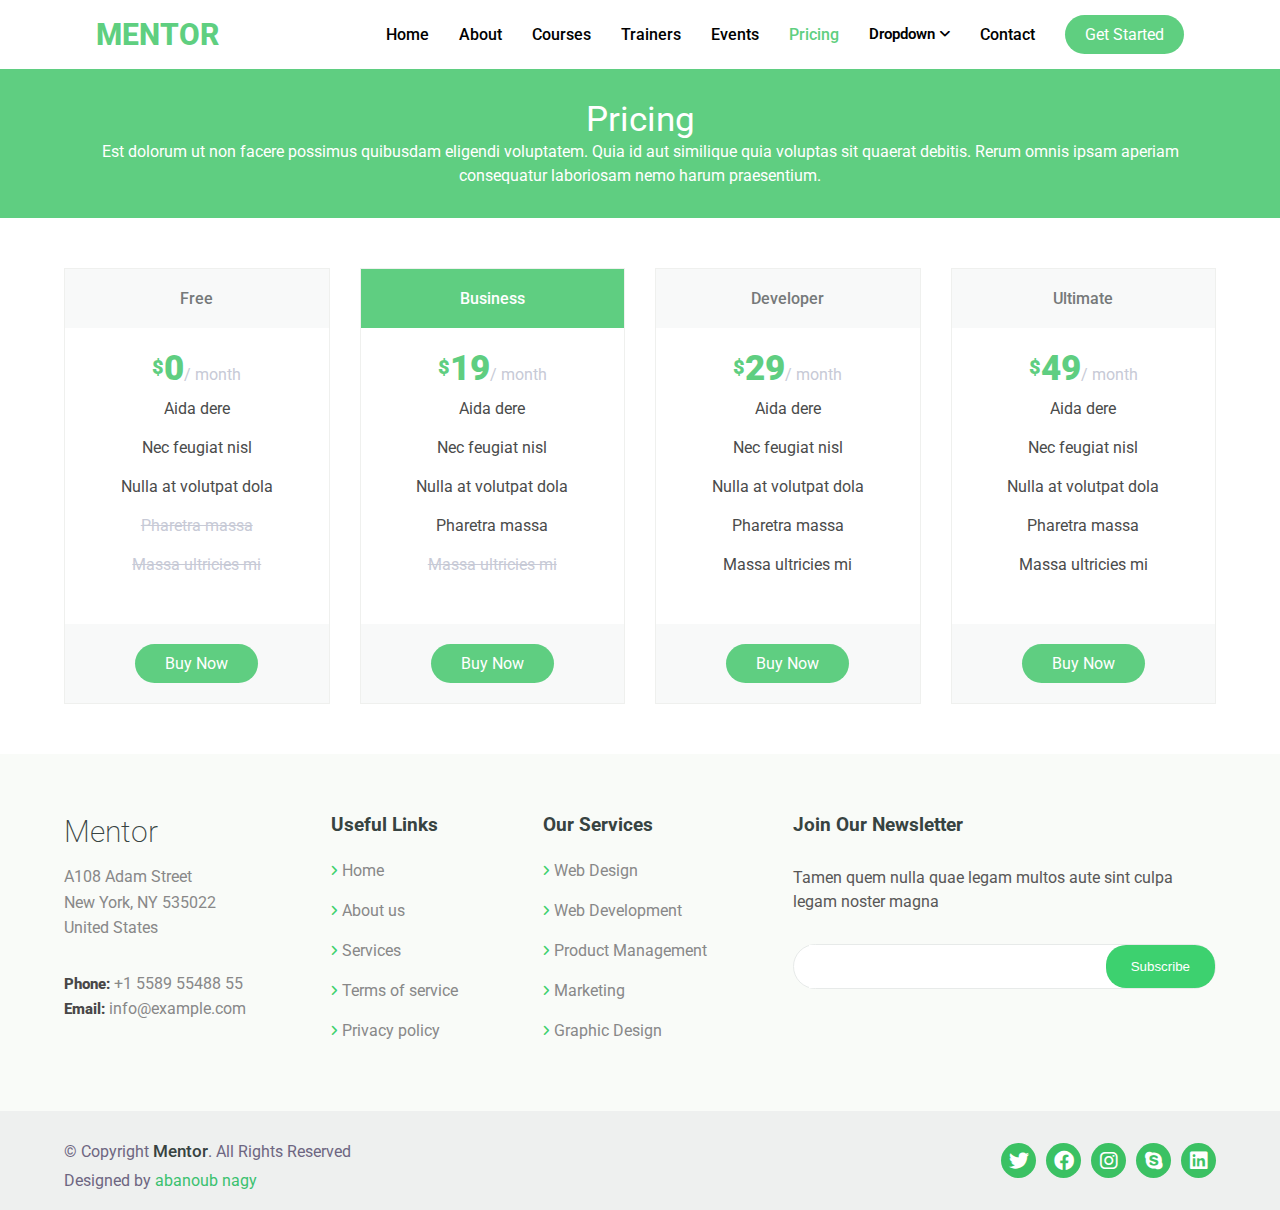
<file: pricing.html>
<!DOCTYPE html>
<html lang="en">
<head>
    <meta charset="UTF-8">
    <meta name="viewport" content="width=device-width, initial-scale=1.0">
    <title>pricing</title>
    <!-- google fonts -->
    <link rel="preconnect" href="https://fonts.googleapis.com">
    <link rel="preconnect" href="https://fonts.gstatic.com" crossorigin>
    <link href="https://fonts.googleapis.com/css2?family=Bungee+Spice&family=Righteous&family=Roboto:wght@300;400;500;700&display=swap" rel="stylesheet">
    <!-- font awesome -->
    <link rel="stylesheet" href="css/all.min.css">
    <!-- style -->
    <link rel="stylesheet" href="css/pricing.css">
</head>
<body>
    <!-- start header -->
    <header>
        <a href="" class="logo">Mentor</a>
        <nav>
            <input type="checkbox" id="check">
            <label for="check" class="check_btn"><i class="fa-solid fa-bars"></i></label>
            <ul>
                <li><a href="index.html">home</a></li>
                <li><a href="about.html">about</a></li>
                <li><a href="courses.html">courses</a></li>
                <li><a href="trainers.html">trainers</a></li>
                <li><a href="events.html">events</a></li>
                <li class="home"><a href="pricing.html">pricing</a></li>
                <div class="dropdown">
                    <a href="" class="dropbtn">Dropdown<i class="fa-solid fa-angle-down"></i></a>
                    <div class="dropdown-content">
                        <a href="#">Drop Down 1</a>
                        <a href="#">Drop Down 2</a>
                        <a href="#">Drop Down 3</a>
                        <a href="#">Drop Down 4</a>
                    </div>
                </div>
                <li><a href="contact.html">contact</a></li>
            </ul>
            <a href="" class="get__started">get started</a>
        </nav>
    </header>
    <!-- end header -->
    <!-- start about us -->
    <div class="about__header">
        <div class="container">
            <h2>Pricing</h2>
            <p>Est dolorum ut non facere possimus quibusdam eligendi voluptatem. Quia id aut similique quia voluptas sit quaerat debitis. Rerum omnis ipsam aperiam consequatur laboriosam nemo harum praesentium.</p>
        </div>
    </div>
    <!-- end about us -->
    <!-- start price -->
    <section class="price">
        <div class="container">
            <div class="price__box">
                <p>Free</p>
                <div class="details">
                    <sup>$</sup><strong>0</strong><span>/ month</span>
                    <ul>
                        <li>Aida dere</li>
                        <li>Nec feugiat nisl</li>
                        <li>Nulla at volutpat dola</li>
                    </ul>
                    <del>Pharetra massa</del>
                    <del>Massa ultricies mi</del>
                </div>
                <div class="buy__now">
                    <a href="">Buy Now</a>
                </div>
                
            </div>

            <div class="price__box">
                <p id="business">Business</p>
                <div class="details">
                    <sup>$</sup><strong>19</strong><span>/ month</span>
                    <ul>
                        <li>Aida dere</li>
                        <li>Nec feugiat nisl</li>
                        <li>Nulla at volutpat dola</li>
                        <li>Pharetra massa</li>
                    </ul>
                    <del>Massa ultricies mi</del>
                </div>
                <div class="buy__now">
                    <a href="">Buy Now</a>
                </div>
            </div>

            <div class="price__box">
                <p>Developer</p>
                <div class="details">
                    <sup>$</sup><strong>29</strong><span>/ month</span>
                    <ul>
                        <li>Aida dere</li>
                        <li>Nec feugiat nisl</li>
                        <li>Nulla at volutpat dola</li>
                        <li>Pharetra massa</li>
                        <li>Massa ultricies mi</li>
                    </ul>
                </div>
                <div class="buy__now">
                    <a href="">Buy Now</a>
                </div>
            </div>

            <div class="price__box">
                <p>Ultimate</p>
                <div class="details">
                    <sup>$</sup><strong>49</strong><span>/ month</span>
                    <ul class="last__ul">
                        <li>Aida dere</li>
                        <li>Nec feugiat nisl</li>
                        <li>Nulla at volutpat dola</li>
                        <li>Pharetra massa</li>
                        <li>Massa ultricies mi</li>
                    </ul>
                </div>
                <div class="buy__now">
                    <a href="">Buy Now</a>
                </div>
            </div>
        </div>
    </section>
    <!-- end price -->
    <!-- start footer -->
    <footer>
        <div class="footer">
            <div class="footer__mentor">
                <h2>Mentor</h2>
                <p>A108 Adam Street <br>New York, NY 535022 <br>United States</p>
                <p class="address"><span>Phone:</span> +1 5589 55488 55</p>
                <P><span>Email:</span> info@example.com</p>
            </div>
            <div class="footer__Useful__Links">
                <h3>Useful Links</h3>
                <a href="">
                    <i class="fa-solid fa-angle-right"></i>Home
                </a>
                <a href="">
                    <i class="fa-solid fa-angle-right"></i>About us
                </a>
                <a href="">
                    <i class="fa-solid fa-angle-right"></i>Services
                </a>
                <a href=""><i class="fa-solid fa-angle-right"></i>Terms of service
                </a>
                <a href="">
                    <i class="fa-solid fa-angle-right"></i>Privacy policy
                </a>
            </div>
            <div class="footer__Our__Services">
                <h3>Our Services</h3>
                <a href="">
                    <i class="fa-solid fa-angle-right"></i>
                    Web Design
                </a>
                <a href="">
                    <i class="fa-solid fa-angle-right"></i>
                    Web Development
                </a>
                <a href="">
                    <i class="fa-solid fa-angle-right"></i>
                    Product Management
                </a>
                <a href=""><i class="fa-solid fa-angle-right"></i>
                    Marketing
                </a>
                <a href="">
                    <i class="fa-solid fa-angle-right"></i>
                    Graphic Design
                </a>
            </div>
            <div class="footer__Join_Our_Newsletter">
                <h3>Join Our Newsletter</h3>
                <p>Tamen quem nulla quae legam multos aute sint culpa <br>legam noster magna</p>
                <form action="">
                    <input type="text">
                    <input type="button" value="Subscribe">
                </form>
            </div>
        </div>
    </footer>
    <div class="end__page">
        <div class="end__page_content">
            <div class="">
                <p>&copy; Copyright <span>Mentor</span>. All Rights Reserved</p>
                <p>Designed by <a href="">abanoub nagy</a></p>
            </div>
            <div class="icons__endpage">
                <div class=""><i class="fa-brands fa-twitter"></i></div>
                <div class=""><i class="fa-brands fa-facebook"></i></div>
                <div class=""><i class="fa-brands fa-instagram"></i></div>
                <div class=""><i class="fa-brands fa-skype"></i></div>
                <div class=""><i class="fa-brands fa-linkedin"></i></div>
            </div>
        </div>
    </div>
    <!-- end footer -->
</body>
</html>
</file>
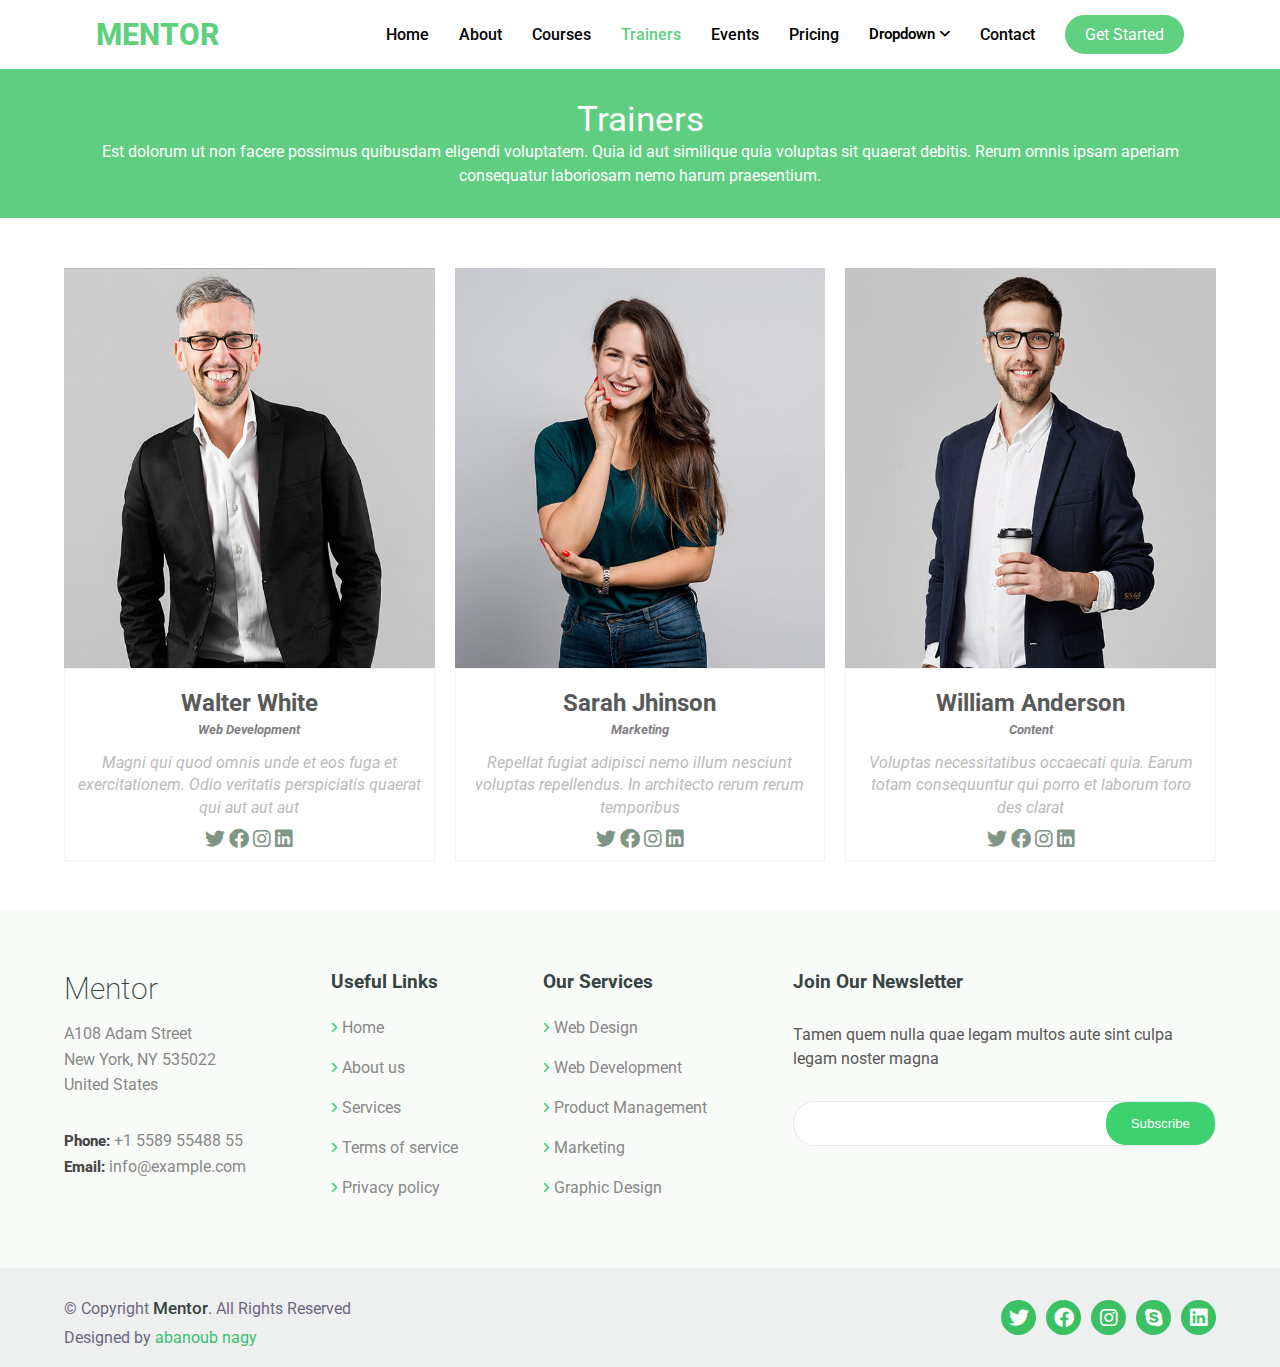
<file: trainers.html>
<!DOCTYPE html>
<html lang="en">

<head>
    <meta charset="UTF-8">
    <meta name="viewport" content="width=device-width, initial-scale=1.0">
    <title>trainers</title>
    <!-- google fonts -->
    <link rel="preconnect" href="https://fonts.googleapis.com">
    <link rel="preconnect" href="https://fonts.gstatic.com" crossorigin>
    <link
        href="https://fonts.googleapis.com/css2?family=Bungee+Spice&family=Righteous&family=Roboto:wght@300;400;500;700&display=swap"
        rel="stylesheet">
    <!-- font awesome -->
    <link rel="stylesheet" href="css/all.min.css">
    <!-- style -->
    <link rel="stylesheet" href="css/trainers.css">
</head>

<body>
    <!-- start header -->
    <header>
        <a href="" class="logo">Mentor</a>
        <nav>
            <input type="checkbox" id="check">
            <label for="check" class="check_btn"><i class="fa-solid fa-bars"></i></label>
            <ul>
                <li><a href="index.html">home</a></li>
                <li><a href="about.html">about</a></li>
                <li><a href="courses.html">courses</a></li>
                <li class="home"><a href="trainers.html">trainers</a></li>
                <li><a href="events.html">events</a></li>
                <li><a href="pricing.html">pricing</a></li>
                <div class="dropdown">
                    <a href="" class="dropbtn">Dropdown<i class="fa-solid fa-angle-down"></i></a>
                    <div class="dropdown-content">
                        <a href="#">Drop Down 1</a>
                        <a href="#">Drop Down 2</a>
                        <a href="#">Drop Down 3</a>
                        <a href="#">Drop Down 4</a>
                    </div>
                </div>
                <li><a href="contact.html">contact</a></li>
            </ul>
            <a href="" class="get__started">get started</a>
        </nav>
    </header>
    <!-- end header -->
    <!-- start about us -->
    <div class="about__header">
        <div class="container">
            <h2>Trainers</h2>
            <p>Est dolorum ut non facere possimus quibusdam eligendi voluptatem. Quia id aut similique quia voluptas sit
                quaerat debitis. Rerum omnis ipsam aperiam consequatur laboriosam nemo harum praesentium.</p>
        </div>
    </div>
    <!-- end about us -->
    <div class="trainers__two">
        <div class="mentor__two">
            <div class="mentor__two_image">
                <img src="images/trainer-1.jpg" alt="">
            </div>
            <div class="mentor__caption">
                <h2>Walter White</h2>
                <i>
                    <h5>Web Development</h5>
                </i>
                <i>
                    <p>Magni qui quod omnis unde et eos fuga et exercitationem. Odio veritatis perspiciatis quaerat qui
                        aut aut aut</p>
                </i>
                <div class="icons__mentor">
                    <i class="fa-brands fa-twitter"></i>
                    <i class="fa-brands fa-facebook"></i>
                    <i class="fa-brands fa-instagram"></i>
                    <i class="fa-brands fa-linkedin"></i>
                </div>
            </div>
        </div>
        <div class="mentor__two">
            <div class="mentor__two_image">
                <img src="images/trainer-2.jpg" alt="">
            </div>
            <div class="mentor__caption">
                <h2>Sarah Jhinson</h2>
                <i>
                    <h5>Marketing</h5>
                    <p>Repellat fugiat adipisci nemo illum nesciunt voluptas repellendus. In architecto rerum rerum
                        temporibus</p>
                </i>
                <div class="icons__mentor">
                    <i class="fa-brands fa-twitter"></i>
                    <i class="fa-brands fa-facebook"></i>
                    <i class="fa-brands fa-instagram"></i>
                    <i class="fa-brands fa-linkedin"></i>
                </div>
            </div>
        </div>

        <div class="mentor__two">
            <div class="mentor__two_image">
                <img src="images/trainer-3.jpg" alt="">
            </div>
            <div class="mentor__caption">
                <h2>William Anderson</h2>
                <i>
                    <h5>Content</h5>
                    <p>Voluptas necessitatibus occaecati quia. Earum totam consequuntur qui porro et laborum toro des
                        clarat</p>
                </i>
                <div class="icons__mentor">
                    <i class="fa-brands fa-twitter"></i>
                    <i class="fa-brands fa-facebook"></i>
                    <i class="fa-brands fa-instagram"></i>
                    <i class="fa-brands fa-linkedin"></i>
                </div>
            </div>
        </div>
    </div>
    <!-- start footer -->
    <footer>
        <div class="footer">
            <div class="footer__mentor">
                <h2>Mentor</h2>
                <p>A108 Adam Street <br>New York, NY 535022 <br>United States</p>
                <p class="address"><span>Phone:</span> +1 5589 55488 55</p>
                <P><span>Email:</span> info@example.com</p>
            </div>
            <div class="footer__Useful__Links">
                <h3>Useful Links</h3>
                <a href="">
                    <i class="fa-solid fa-angle-right"></i>Home
                </a>
                <a href="">
                    <i class="fa-solid fa-angle-right"></i>About us
                </a>
                <a href="">
                    <i class="fa-solid fa-angle-right"></i>Services
                </a>
                <a href=""><i class="fa-solid fa-angle-right"></i>Terms of service
                </a>
                <a href="">
                    <i class="fa-solid fa-angle-right"></i>Privacy policy
                </a>
            </div>
            <div class="footer__Our__Services">
                <h3>Our Services</h3>
                <a href="">
                    <i class="fa-solid fa-angle-right"></i>
                    Web Design
                </a>
                <a href="">
                    <i class="fa-solid fa-angle-right"></i>
                    Web Development
                </a>
                <a href="">
                    <i class="fa-solid fa-angle-right"></i>
                    Product Management
                </a>
                <a href=""><i class="fa-solid fa-angle-right"></i>
                    Marketing
                </a>
                <a href="">
                    <i class="fa-solid fa-angle-right"></i>
                    Graphic Design
                </a>
            </div>
            <div class="footer__Join_Our_Newsletter">
                <h3>Join Our Newsletter</h3>
                <p>Tamen quem nulla quae legam multos aute sint culpa <br>legam noster magna</p>
                <form action="">
                    <input type="text">
                    <input type="button" value="Subscribe">
                </form>
            </div>
        </div>
    </footer>
    <div class="end__page">
        <div class="end__page_content">
            <div class="">
                <p>&copy; Copyright <span>Mentor</span>. All Rights Reserved</p>
                <p>Designed by <a href="">abanoub nagy</a></p>
            </div>
            <div class="icons__endpage">
                <div class=""><i class="fa-brands fa-twitter"></i></div>
                <div class=""><i class="fa-brands fa-facebook"></i></div>
                <div class=""><i class="fa-brands fa-instagram"></i></div>
                <div class=""><i class="fa-brands fa-skype"></i></div>
                <div class=""><i class="fa-brands fa-linkedin"></i></div>
            </div>
        </div>
    </div>
    <!-- end footer -->
</body>

</html>
</file>
<file: css/style.css>
body {
    box-sizing: border-box;
    font-family: 'Bungee Spice', cursive;
    font-family: 'Righteous', cursive;
    font-family: 'Roboto', sans-serif;
}

* {
    padding: 0%;
    margin: 0%;
}

a {
    text-decoration: none;
}

ul {
    list-style: none;
}

/* start header */
.container__header {
    background-image: url("../images/hero-bg.jpg");
    background-size: 100% 100%;
    position: relative;
    z-index: 1;
}

.header {
    background-color: white;
}

header {
    display: flex;
    align-items: center;
    justify-content: space-between;
    max-width: 85%;
    margin: 0% auto;
    padding: 15px 0px;
    background-color: white;
    position: relative;
    position: sticky;
}

.logo {
    text-transform: uppercase;
    font-size: 30px;
    font-weight: 800;
    color: #5fcf80;
}

nav {
    display: flex;
    align-items: center;
    gap: 30px;
}

#check {
    display: none;
}

nav>ul {
    display: flex;
    gap: 30px;
    position: relative;
}

nav ul li a {
    text-transform: capitalize;
    color: black;
    font-weight: 500;
}

.get__started {
    background-color: #5fcf80;
    color: white;
    text-transform: capitalize;
    padding: 10px 20px;
    border-radius: 20px;
    -webkit-border-radius: 20px;
    -moz-border-radius: 20px;
    -ms-border-radius: 20px;
    -o-border-radius: 20px;
}

.home a {
    color: #5fcf80;
}

nav ul a:hover {
    color: #5fcf80;
}

.dropdown {
    position: relative;
    z-index: 4;
}

.dropdown a {
    display: flex;
    align-items: center;
    justify-content: center;
}

.dropdown a i {
    padding-left: 5px;
    font-size: 13px;
    text-align: center;
}

.dropbtn {
    color: #000000;
    border: none;
    cursor: pointer;
    font-weight: 600;
    font-size: 15px;
}

.dropdown-content {
    display: none;
    position: absolute;
    background-color: rgba(255, 255, 255, 0.911);
    min-width: 160px;
    box-shadow: 0px 8px 16px 0px rgba(0, 0, 0, 0.2);
    z-index: 3;
}

.dropdown-content a {
    color: #000000;
    padding: 12px 16px;
    text-decoration: none;
    display: block;
}

.dropdown:hover .dropdown-content {
    display: block;
}

@media (max-width:1200px) {
    header {
        max-width: 95%;
    }

    nav {
        gap: 20px;
    }
}

@media (min-width:993px) {
    header nav .fa-bars {
        display: none;
    }
}

@media (max-width:992px) {
    header {
        display: flex;
        justify-content: space-between;
    }

    .fa-bars {
        font-size: 20px;
    }

    header nav ul {
        display: none;
        text-align: center;
        display: flex;
        flex-direction: column;
        position: absolute;
        background-color: rgba(255, 255, 255, 0.911);
        left: -100%;
        top: 70px;
        margin: 0%;
        padding: 20px 0px;
        box-shadow: 0px 8px 16px 0px rgba(0, 0, 0, 0.2);
        z-index: 99;
        height: 55vh;
        transition: all 0.5s ease-in-out;
        -webkit-transition: all 0.5s ease-in-out;
        -moz-transition: all 0.5s ease-in-out;
        -ms-transition: all 0.5s ease-in-out;
        -o-transition: all 0.5s ease-in-out;
    }

    header nav #check:checked~ul {
        left: 0%;
        width: 100%;
    }

    .dropdown-content {
        right: 40px;
        top: 20px;
    }
}
/* end header */

/* start banner */
.banner {
    height: 70vh;
    display: flex;
    align-items: center;
    color: white;
}

.banner .banner__text {
    background-image: linear-gradient(to right, rgba(0, 0, 0, 0.381), rgba(0, 0, 0, 0.375));
    width: 100%;
    height: 100%;
}

.banner .banner__text .banner__text__inner {
    max-width: 80%;
    margin: 150px auto;
}

.banner h1 {
    font-size: 50px;
    max-width: 60%;
}

.banner p {
    font-size: 24px;
    margin: 10px 0px 30px 0px;
}

.banner a {
    color: white;
    text-transform: capitalize;
    padding: 10px 35px;
    border: 2px solid white;
    border-radius: 20px;
    -webkit-border-radius: 20px;
    -moz-border-radius: 20px;
    -ms-border-radius: 20px;
    -o-border-radius: 20px;
    transition: .5s;
    -webkit-transition: .5s;
    -moz-transition: .5s;
    -ms-transition: .5s;
    -o-transition: .5s;
}

.banner a:hover {
    background-color: #5fcf80;
    border: none;
}

@media (max-width:767px) {
    .banner{
        height: 60vh;
    }
    .banner .banner__text .banner__text__inner {
        margin: 70px auto;
    }
    .banner h1 {
        font-size: 35px;
        max-width: 80%;
    }
}

/* end banner */

/* start about */
.about {
    display: flex;
    flex-wrap: wrap;
    gap: 10px;
    max-width: 90%;
    margin: 70px auto;
    color: #444444;
}

.about .right {
    max-width: 40%;
}

.about .right img {
    height: 65vh;
}

@media (min-width:993px) {
    .about .left {
        max-width: 50%;
    }
}

.about .left h3 {
    font-size: 30px;
    margin-bottom: 8px;
}

.about .left p {
    font-size: 20px;
    margin: 20px 0px;
}

.about .left p:last-child {
    margin-top: 30px;
}

.about .left p:first-child {
    margin-bottom: 30px;
}

.about .left i {
    color: #5fcf80;
}

@media (max-width:1400px) {
    .about .right img {
        height: 60vh;
    }
}

@media (max-width:1300px) {
    .about {
        width: 100%;
        gap: 0px;
    }

    .about .right img {
        height: 55vh;
    }
}

@media (max-width:1200px) {
    .about {
        margin: 70px 0%;
        width: 100%;
        gap: 0px;
    }

    .about .right img {
        height: 50vh;
    }
}

@media (max-width:992px) {
    .about {
        flex-direction: column;
        max-width: 90%;
        margin: 70px auto;
    }

    .left {
        order: 2;
        max-width: 90%;
    }

    .about .right img {
        height: 70vh;
    }
}

@media (max-width:800px) {
    .about .right img {
        height: 60vh;
    }
}

@media (max-width:767px) {
    .about .right img {
        height: 50vh;
    }
}

@media (max-width:600px) {
    .about .right img {
        height: 40vh;
    }
}

@media (max-width:470px) {
    .about .right img {
        height: 35vh;
    }
}

/* end about */

/* start statistics */
.statistics {
    display: grid;
    grid-template-columns: repeat(auto-fill, minmax(350px, 1fr));
    margin: 0% auto;
    gap: 20px;
    align-items: center;
    background-color: #f6f7f6;
    text-align: center;
    padding: 50px 0px;
}

.statistics span {
    color: #5fcf80;
    font-size: 50px;
    font-weight: 900;
}

.statistics p {
    color: #444444;
    font-size: 20px;
    font-weight: 500;
}

/* end statistics */

/* start Why Mentor */
.mentor {
    max-width: 90%;
    margin: 100px auto;
    display: grid;
    /* grid-template-columns: repeat(auto-fill , minmax(300px , 1fr)); */
    grid-template-columns: minmax(450px, 1fr) minmax(270px, 1fr) minmax(270px, 1fr) minmax(270px, 1fr);
    gap: 20px;
    align-items: center;
}

@media (max-width:1300px) {
    .mentor {
        grid-template-columns: minmax(450px, 1fr) minmax(270px, 1fr);
        grid-template-columns: minmax(270px, 1fr) minmax(270px, 1fr);
    }
}

@media (max-width:767px) {
    .mentor {
        grid-template-columns: minmax(450px, 1fr);
        grid-template-columns: minmax(270px, 1fr);
        grid-template-columns: minmax(270px, 1fr);
        grid-template-columns: minmax(270px, 1fr);
    }
}

.mentor .one {
    background-color: #5fcf80;
    padding: 40px;
    color: white;
    border-radius: 5px;
    -webkit-border-radius: 5px;
    -moz-border-radius: 5px;
    -ms-border-radius: 5px;
    -o-border-radius: 5px;
}

.mentor .one h1 {
    font-size: 37px;
    margin-bottom: 20px;
}

.mentor .one p {
    font-size: 18px;
    line-height: 1.5;
}

.mentor .one .learn__more {
    display: flex;
    justify-content: center;
}

.mentor .one a {
    margin-top: 20px;
    background-color: #7fd999;
    padding: 12px 40px;
    color: white;
    border-radius: 20px;
    -webkit-border-radius: 20px;
    -moz-border-radius: 20px;
    -ms-border-radius: 20px;
    -o-border-radius: 20px;
    transition: .5s;
    -webkit-transition: .5s;
    -moz-transition: .5s;
    -ms-transition: .5s;
    -o-transition: .5s;
}

.mentor .one a:hover {
    background-color: white;
    color: #5fcf80;
}

.mentor .two {
    border: 1px solid #f2f3f2;
    text-align: center;
    padding: 30px;
    margin: 40px 0px;
    height: 75%;
}

.mentor .two .icon {
    background-color: #ecf8f1;
    display: flex;
    justify-content: center;
    align-items: center;
    width: 65px;
    height: 65px;
    margin: 0% auto;
    border-radius: 50%;
    -webkit-border-radius: 50%;
    -moz-border-radius: 50%;
    -ms-border-radius: 50%;
    -o-border-radius: 50%;
}

.mentor .two .icon i {
    font-size: 25px;
    color: #5fcf80;
}

.mentor .two h3 {
    font-size: 20px;
    margin: 30px 0px;
    color: #444444;
}

.mentor .two p {
    line-height: 1.5;
    color: #9f9e9f;
}


.subjects {
    max-width: 90%;
    margin: 0% auto;
    display: grid;
    grid-template-columns: repeat(auto-fill, minmax(300px, 1fr));
    gap: 20px;
    margin-bottom: 50px;
}

.subjects p {
    padding: 20px;
    border: 1px solid #f2f3f2;
    margin-bottom: 20px;
    transition: .5s;
}

.subjects p:hover {
    border: 1px solid #5fcf80;
}

.subjects p a {
    color: #444444;
    font-size: 18px;
    font-weight: 600;
    transition: .5s;
    -webkit-transition: .5s;
    -moz-transition: .5s;
    -ms-transition: .5s;
    -o-transition: .5s;
}

.subjects p:hover a {
    color: #5fcf80;
}

.subjects p i {
    margin-right: 10px;
    font-size: 25px;
}

.subjects .fa-store {
    color: #fec651;
}

.subjects .fa-database {
    color: #4bb1fe;
}

.subjects .fa-anchor {
    color: #bb9a60;
}

.subjects .fa-chart-simple {
    color: #5c7dff;
}

.subjects .fa-circle-dot {
    color: #fea66e;
}

.subjects .fa-compact-disc {
    color: #b30968;
}

.subjects .fa-wifi {
    color: #ed3687;
}

.subjects .fa-calendar {
    color: #29ded4;
}

.subjects .fa-receipt {
    color: #fe5829;
}

.subjects .fa-paint-roller {
    color: #e568ff;
}

.subjects .fa-tag {
    color: #4233ff;
}

.subjects .fa-fingerprint {
    color: #3dd16f;
}

/* end Why Mentor */

/* start popular courses */
.popular__courses {
    margin-bottom: 100px;
    overflow: hidden;
}

.popular__courses .popular__courses__header {
    max-width: 90%;
    margin: 50px auto;
    position: relative;
}

.popular__courses .popular__courses__header p {
    color: #b6afaa;
    margin-bottom: 10px;
}

.popular__courses .popular__courses__header p::after {
    content: "";
    position: absolute;
    height: 2px;
    width: 100px;
    background-color: #9ae0ae;
    top: 10px;
    left: 85px;
}

.popular__courses .popular__courses__header h1 {
    font-size: 30px;
    font-weight: 900;
}

.courses {
    max-width: 90%;
    margin: 0% auto;
    display: grid;
    justify-content: center;
    gap: 30px;
    grid-template-columns: repeat(auto-fill, minmax(350px, 1fr));
}

.courses .box{
    transition: 0.7s ease-in-out;
    -webkit-transition: 0.7s ease-in-out;
    -moz-transition: 0.7s ease-in-out;
    -ms-transition: 0.7s ease-in-out;
    -o-transition: 0.7s ease-in-out;
}

.courses .box .image {
    position: relative;
    width: 100%;
    height: 300px;
}

.courses .box .image img {
    position: absolute;
    width: 100%;
    height: 100%;
}

.trainer__information {
    padding: 10px;
    border: 1px solid #f3f5f3;
}

.box .info .image2 {
    position: relative;
    width: 50px;
    height: 50px;
    border-radius: 50%;
    -webkit-border-radius: 50%;
    -moz-border-radius: 50%;
    -ms-border-radius: 50%;
    -o-border-radius: 50%;
    overflow: hidden;
    margin-right: 10px;
}

.box .info img {
    position: absolute;
    width: 100%;
    height: 100%;
}

.courses .box .price {
    display: flex;
    justify-content: space-between;
    align-items: center;
}

.courses .box .info {
    display: flex;
    justify-content: space-between;
    align-items: center;
    margin-top: 15px;
    color: #69786c;
}

.courses .box .info>div {
    display: flex;
    align-items: center;
}

.box .price p {
    padding: 7px 15px;
    background-color: #3dd16f;
    color: white;
    margin-bottom: 20px;
}

.box .price span {
    font-size: 17px;
    font-weight: 900;
    color: #3e4b43;
}

.trainer__information a {
    font-size: 24px;
    color: #3e4b43;
    font-weight: 600;
    transition: .5s;
    -webkit-transition: .5s;
    -moz-transition: .5s;
    -ms-transition: .5s;
    -o-transition: .5s;
}

.trainer__information a:hover {
    color: #3dd16f;
}

.trainer__information>p {
    color: #909090;
    padding: 15px 0px;
    border-bottom: 1px solid #e0e1e0;
    line-height: 1.4;
}

.box .info span {
    display: flex;
    gap: 5px;
    align-items: center;
}

.box .info i {
    font-size: 17px;
}

.box .info p {
    font-weight: 500;
}

/* end popular courses */

.trainers__two {
    max-width: 90%;
    margin: 50px auto;
    display: grid;
    gap: 20px;
    grid-template-columns: repeat(auto-fill, minmax(350px, 1fr));
}

.trainers__two .mentor__two_image {
    position: relative;
    width: 100%;
    height: 400px;
}

.trainers__two .mentor__two_image img {
    position: absolute;
    width: 100%;
    height: 100%;
}

.trainers__two .mentor__caption {
    text-align: center;
    border: 1px solid #f3f5f3;
    padding: 10px;
}

.trainers__two .mentor__caption h2 {
    margin-top: 10px;
    color: #585959;
}

.trainers__two .mentor__caption h5 {
    padding: 5px 0px;
    color: #818081;
}

.trainers__two .mentor__caption p {
    margin: 10px 0px;
    line-height: 1.4;
    color: #bbbaba;
}

.trainers__two .mentor__caption .icons__mentor i {
    font-size: 20px;
    color: #7f9586;
    transition: .5s;
    -webkit-transition: .5s;
    -moz-transition: .5s;
    -ms-transition: .5s;
    -o-transition: .5s;
}


.trainers__two .mentor__caption .icons__mentor i:hover {
    color: #3dd16f;
}

/* start footer */
footer {
    background-color: #f9fbf8;
}

.footer {
    max-width: 90%;
    margin: 0% auto;
    display: flex;
    flex-wrap: wrap;
    justify-content: space-between;
    padding: 60px 0px;
}

.footer__mentor h2 {
    font-size: 30px;
    font-weight: 200;
}

.footer__mentor span {
    color: #484747;
    font-weight: 800;
    font-size: 15px;
}

.address {
    margin-top: 30px;
}

footer h2,
footer h3 {
    color: #374341;
    margin-bottom: 15px;
}

.footer__mentor p {
    color: #888888;
    line-height: 1.6;
}

.footer__Useful__Links a,
.footer__Our__Services a {
    line-height: 2.5;
    display: block;
    color: #888888;
    display: flex;
    align-items: center;
    transition: .5s;
    -webkit-transition: .5s;
    -moz-transition: .5s;
    -ms-transition: .5s;
    -o-transition: .5s;
}

.footer__Useful__Links a:hover,
.footer__Our__Services a:hover {
    color: #3dd16f;
}

.footer__Useful__Links i,
.footer__Our__Services i {
    margin-right: 5px;
    font-size: 12px;
    color: #3dd16f;
}

.footer__Join_Our_Newsletter p {
    color: #585757;
    line-height: 1.5;
    margin: 30px 0px;
}

.footer__Join_Our_Newsletter form {
    display: flex;
    justify-content: space-between;
    padding: 0px 0px 0px 15px;
    background-color: white;
    border-radius: 25px;
    -webkit-border-radius: 25px;
    -moz-border-radius: 25px;
    -ms-border-radius: 25px;
    -o-border-radius: 25px;
    border: 1px solid #e7eae9;
}

.footer__Join_Our_Newsletter form input[type="text"] {
    padding: 0px 60px;
    border: none;
}

@media (max-width:767px) {
    .footer__Join_Our_Newsletter form input[type="text"] {
        padding: 0px 30px;
    }
}

.footer__Join_Our_Newsletter form input[type="button"] {
    padding: 14px 25px;
    background-color: #3dd16f;
    color: white;
    border: none;
    cursor: pointer;
    border-radius: 20px;
    -webkit-border-radius: 20px;
    -moz-border-radius: 20px;
    -ms-border-radius: 20px;
    -o-border-radius: 20px;
}

.footer__Join_Our_Newsletter form input[type="button"]:hover {
    background-color: #3bc163;
}

/* end footer */

.end__page {
    background-color: #eef0ef;
}

.end__page_content {
    max-width: 90%;
    margin: 0% auto;
    display: flex;
    flex-wrap: wrap;
    align-items: center;
    justify-content: space-between;
    padding: 20px 0px;
}

.end__page_content p {
    margin-top: 10px;
    color: #6d6681;
}

.end__page_content span {
    color: #374341;
    font-size: 17px;
    font-weight: 500;
}

.end__page_content a {
    color: #3bc16f;
}

.end__page_content a:hover {
    color: #1fa547;
}

.icons__endpage {
    display: flex;
    gap: 10px;
}

.icons__endpage div {
    background-color: #3bc163;
    width: 35px;
    height: 35px;
    display: flex;
    align-items: center;
    justify-content: center;
    border-radius: 50%;
    -webkit-border-radius: 50%;
    -moz-border-radius: 50%;
    -ms-border-radius: 50%;
    -o-border-radius: 50%;
}

.icons__endpage i {
    color: white;
    font-size: 20px;
}
</file>
<file: css/about.css>
body{
    box-sizing: border-box;
    font-family: 'Bungee Spice', cursive;
    font-family: 'Righteous', cursive;
    font-family: 'Roboto', sans-serif;
}

*{
    padding: 0%;
    margin: 0%;
}

a{
    text-decoration: none;
}

ul{
    list-style: none;
}

.container{
    max-width: 90%;
    margin: 0% auto;
}

/* start header */
header {
    display: flex;
    align-items: center;
    justify-content: space-between;
    max-width: 85%;
    margin: 0% auto;
    padding: 15px 0px;
    background-color: white;
    position: relative;
    position: sticky;
}

.logo {
    text-transform: uppercase;
    font-size: 30px;
    font-weight: 800;
    color: #5fcf80;
}

nav {
    display: flex;
    align-items: center;
    gap: 30px;
}

#check {
    display: none;
}

nav>ul {
    display: flex;
    gap: 30px;
    position: relative;
}

nav ul li a {
    text-transform: capitalize;
    color: black;
    font-weight: 500;
}

.get__started {
    background-color: #5fcf80;
    color: white;
    text-transform: capitalize;
    padding: 10px 20px;
    border-radius: 20px;
    -webkit-border-radius: 20px;
    -moz-border-radius: 20px;
    -ms-border-radius: 20px;
    -o-border-radius: 20px;
}

.home a {
    color: #5fcf80;
}

nav ul a:hover {
    color: #5fcf80;
}

.dropdown {
    position: relative;
    z-index: 4;
}

.dropdown a{
    display: flex;
    align-items: center;
    justify-content: center;
}

.dropdown a i{
    padding-left: 5px;
    font-size: 13px;
    text-align: center;
}

.dropbtn {
    color: #000000;
    border: none;
    cursor: pointer;
    font-weight: 600;
    font-size: 15px;
}

.dropdown-content {
    display: none;
    position: absolute;
    background-color: rgba(255, 255, 255, 0.911);
    min-width: 160px;
    box-shadow: 0px 8px 16px 0px rgba(0, 0, 0, 0.2);
    z-index: 3;
}

.dropdown-content a {
    color: #000000;
    padding: 12px 16px;
    text-decoration: none;
    display: block;
}

.dropdown:hover .dropdown-content {
    display: block;
}

@media (max-width:1200px) {
    header {
        max-width: 95%;
    }

    nav {
        gap: 20px;
    }
}

@media (min-width:993px) {
    header nav .fa-bars {
        display: none;
    }
}

@media (max-width:992px) {
    header {
        display: flex;
        justify-content: space-between;
    }

    .fa-bars {
        font-size: 20px;
    }

    header nav ul {
        display: none;
        text-align: center;
        display: flex;
        flex-direction: column;
        position: absolute;
        background-color: rgba(255, 255, 255, 0.911);
        left: -100%;
        top: 70px;
        margin: 0%;
        padding: 20px 0px;
        box-shadow: 0px 8px 16px 0px rgba(0, 0, 0, 0.2);
        z-index: 99;
        transition: all 0.5s ease-in-out;
        -webkit-transition: all 0.5s ease-in-out;
        -moz-transition: all 0.5s ease-in-out;
        -ms-transition: all 0.5s ease-in-out;
        -o-transition: all 0.5s ease-in-out;
    }

    header nav #check:checked~ul {
        left: 0%;
        width: 100%;
    }

    .dropdown-content{
        right: 40px;
        top: 20px;
    }
}
/* end header */

/* start about */
.about__header{
    background-color: #5fce81;
    text-align: center;
    color: white;
    padding: 30px 0px;
}

.about__header h2{
    font-size: 35px;
    font-weight: 400;
}

.about__header p{
    line-height: 1.5;
}

.about{
    display: flex;
    flex-wrap: wrap;
    gap: 10px;
    max-width: 90%;
    margin: 70px auto;
    color: #444444;
}

.about .right{
    max-width: 40%;
}

.about .right img{
    height: 65vh;
}

@media (min-width:993px){
    .about .left{
        max-width: 50%;
    }
}

.about .left h3{
    font-size: 30px;
    margin-bottom: 8px;
}

.about .left p{
    font-size: 20px;
    margin: 20px 0px;
}

.about .left p:last-child{
    margin-top: 30px;
}

.about .left p:first-child{
    margin-bottom: 30px;
}

.about .left i{
    color: #5fcf80;
}

@media (max-width:1400px){
    .about .right img{
        height: 60vh;
    }
}

@media (max-width:1300px){
    .about{
        width: 100%;
        gap: 0px;
    }
    .about .right img{
        height: 55vh;
    }
}

@media (max-width:1200px){
    .about{
        margin:70px 0%;
        width: 100%;
        gap: 0px;
    }
    .about .right img{
        height: 50vh;
    }
}

@media (max-width:992px){
    .about{
        flex-direction: column;
        max-width: 90%;
        margin: 70px auto;
    }
    .left{
        order: 2;
        max-width: 90%;
    }
    
    .about .right img{
        height: 70vh;
    }
}

@media (max-width:800px){
    .about .right img{
        height: 60vh;
    }
}

@media (max-width:767px){
    .about .right img{
        height: 50vh;
    }
}
@media (max-width:600px){
    .about .right img{
        height: 40vh;
    }
}
@media (max-width:470px){
    .about .right img{
        height: 35vh;
    }
}
/* end about */
/* start statistics */
.statistics{
    display: grid;
    grid-template-columns: repeat(auto-fill,minmax(350px,1fr));
    margin: 0% auto;
    gap: 20px;
    align-items: center;
    background-color: #f6f7f6;
    text-align: center;
    padding: 50px 0px;
}

.statistics span{
    color: #5fcf80;
    font-size: 50px;
    font-weight: 900;
}

.statistics p{
    color: #444444;
    font-size: 20px;
    font-weight: 500;
}
/* end statistics */

/* start header_testimonial */
.popular__courses__header{
    max-width: 90%;
    margin: 50px auto;
    position: relative;
}

.popular__courses__header p{
    color: #b6afaa;
    margin-bottom: 10px;
}

.popular__courses__header p::after{
    content: "";
    position: absolute;
    height: 1px;
    width: 120px;
    background-color: #9ae0ae;
    top: 10px;
    left: 125px;
}

.popular__courses__header h1{
    font-size: 35px;
    font-weight: 900;
    color: #36423a;
}
/* end header_testimonial */

/* start testimonial */
.testimonial{
    margin-bottom: 50px;
}

.testimonial .container{
    max-width: 83%;
    margin: 0% auto;
    display: grid;
    grid-template-columns: repeat(auto-fill,minmax(400px,1fr));
    gap: 90px;
}

.testimonial .container > div{
    position: relative;
    border: 1px solid #f1f1f1d8;
    padding: 50px 60px;
}

.testimonial .image_testimonial img{
    width: 90px;
    height: 90px;
    position: absolute;
    left: -42px;
    border-radius: 5px;
    -webkit-border-radius: 5px;
    -moz-border-radius: 5px;
    -ms-border-radius: 5px;
    -o-border-radius: 5px;
}

@media (max-width:767px){
    .testimonial .container{
        grid-template-columns: repeat(auto-fill,minmax(300px,1fr));    
    }

    .testimonial .image_testimonial img{
        position: relative;
        left: 0%;
    }
}

.testimonial .text_testimonial h3{
    color: #101011;
}


.testimonial .text_testimonial span{
    color: #b5b3b4;
}
.testimonial .text_testimonial p{
    padding-top: 15px;
    line-height: 1.5;
    color: #7f7e7e;
}

.testimonial .text_testimonial .fa-quote-right,.fa-quote-left{
color: #c1edcf;
font-size: 25px;
}

.bullets{
    display: flex;
    justify-content: center;
    align-items: center;
    gap: 10px;
    margin-bottom: 50px;
}

.bullets span{
    width: 12px;
    height: 12px;
    border: 1px solid #5fcf80;
    border-radius: 50%;
    -webkit-border-radius: 50%;
    -moz-border-radius: 50%;
    -ms-border-radius: 50%;
    -o-border-radius: 50%;
}

.bullets span:nth-child(3){
    background-color: #5fcf80;
}
/* end testimonial */

/* start footer */
footer{
    background-color: #f9fbf8;
}

.footer{
    max-width: 90%;
    margin: 0% auto;
    display: flex;
    flex-wrap: wrap;
    justify-content: space-between;
    padding: 60px 0px;
}

.footer__mentor h2{
    font-size: 30px;
    font-weight: 200;
}

.footer__mentor span{
    color: #484747;
    font-weight: 800;
    font-size: 15px;
}

.address{
    margin-top: 30px;
}

footer h2 , footer h3{
    color: #374341;
    margin-bottom: 15px;
}

.footer__mentor p{
    color: #888888;
    line-height: 1.6;
}

.footer__Useful__Links a ,.footer__Our__Services a{
    line-height: 2.5;
    display: block;
    color: #888888;
    display: flex;
    align-items: center;
    transition: .5s;
    -webkit-transition: .5s;
    -moz-transition: .5s;
    -ms-transition: .5s;
    -o-transition: .5s;
}

.footer__Useful__Links a:hover , .footer__Our__Services a:hover{
    color: #3dd16f;
}

.footer__Useful__Links i , .footer__Our__Services i{
    margin-right: 5px;
    font-size: 12px;
    color: #3dd16f;
}

.footer__Join_Our_Newsletter p{
    color: #585757;
    line-height: 1.5;
    margin: 30px 0px;
}

.footer__Join_Our_Newsletter form{
    display: flex;
    justify-content: space-between;
    padding: 0px 0px 0px 15px;
    background-color: white;
    border-radius: 25px;
    -webkit-border-radius: 25px;
    -moz-border-radius: 25px;
    -ms-border-radius: 25px;
    -o-border-radius: 25px;
    border: 1px solid #e7eae9;
}

.footer__Join_Our_Newsletter form input[type="text"]{
    padding: 0px 60px;
    border: none;
}

@media (max-width:767px){
    .footer__Join_Our_Newsletter form input[type="text"]{
        padding: 0px 30px;
    }
}

.footer__Join_Our_Newsletter form input[type="button"]{
    padding: 14px 25px;
    background-color: #3dd16f;
    color: white;
    border: none;
    cursor: pointer;
    border-radius: 20px;
    -webkit-border-radius: 20px;
    -moz-border-radius: 20px;
    -ms-border-radius: 20px;
    -o-border-radius: 20px;
}

.footer__Join_Our_Newsletter form input[type="button"]:hover{
    background-color: #3bc163;
}

.end__page{
    background-color: #eef0ef;
}

.end__page_content{
    max-width: 90%;
    margin: 0% auto;
    display: flex;
    flex-wrap: wrap;
    align-items: center;
    justify-content: space-between;
    padding: 20px 0px;
}

.end__page_content p{
    margin-top: 10px;
    color: #6d6681;
}

.end__page_content span{
    color: #374341;
    font-size: 17px;
    font-weight: 500;
}

.end__page_content a{
    color: #3bc16f;
}

.end__page_content a:hover{
    color: #1fa547;
}

.icons__endpage{
    display: flex;
    gap: 10px;
}

.icons__endpage div{
    background-color: #3bc163;
    width: 35px;
    height: 35px;
    display: flex;
    align-items: center;
    justify-content: center;
    border-radius: 50%;
    -webkit-border-radius: 50%;
    -moz-border-radius: 50%;
    -ms-border-radius: 50%;
    -o-border-radius: 50%;
}

.icons__endpage i{
    color: white;
    font-size: 20px;
}
/* end footer */
</file>
<file: css/contact.css>
body{
    box-sizing: border-box;
    font-family: 'Bungee Spice', cursive;
    font-family: 'Righteous', cursive;
    font-family: 'Roboto', sans-serif;
}

*{
    padding: 0%;
    margin: 0%;
}

a{
    text-decoration: none;
}

ul{
    list-style: none;
}

.container{
    max-width: 90%;
    margin: 0px auto;
}

/* start header */
header {
    display: flex;
    align-items: center;
    justify-content: space-between;
    max-width: 85%;
    margin: 0% auto;
    padding: 15px 0px;
    background-color: white;
    position: relative;
    position: sticky;
}

.logo {
    text-transform: uppercase;
    font-size: 30px;
    font-weight: 800;
    color: #5fcf80;
}

nav {
    display: flex;
    align-items: center;
    gap: 30px;
}

#check {
    display: none;
}

nav>ul {
    display: flex;
    gap: 30px;
    position: relative;
}

nav ul li a {
    text-transform: capitalize;
    color: black;
    font-weight: 500;
}

.get__started {
    background-color: #5fcf80;
    color: white;
    text-transform: capitalize;
    padding: 10px 20px;
    border-radius: 20px;
    -webkit-border-radius: 20px;
    -moz-border-radius: 20px;
    -ms-border-radius: 20px;
    -o-border-radius: 20px;
}

.home a {
    color: #5fcf80;
}

nav ul a:hover {
    color: #5fcf80;
}

.dropdown {
    position: relative;
    z-index: 4;
}

.dropdown a{
    display: flex;
    align-items: center;
    justify-content: center;
}

.dropdown a i{
    padding-left: 5px;
    font-size: 13px;
    text-align: center;
}

.dropbtn {
    color: #000000;
    border: none;
    cursor: pointer;
    font-weight: 600;
    font-size: 15px;
}

.dropdown-content {
    display: none;
    position: absolute;
    background-color: rgba(255, 255, 255, 0.911);
    min-width: 160px;
    box-shadow: 0px 8px 16px 0px rgba(0, 0, 0, 0.2);
    z-index: 3;
}

.dropdown-content a {
    color: #000000;
    padding: 12px 16px;
    text-decoration: none;
    display: block;
}

.dropdown:hover .dropdown-content {
    display: block;
}

@media (max-width:1200px) {
    header {
        max-width: 95%;
    }

    nav {
        gap: 20px;
    }
}

@media (min-width:993px) {
    header nav .fa-bars {
        display: none;
    }
}

@media (max-width:992px) {
    header {
        display: flex;
        justify-content: space-between;
    }

    .fa-bars {
        font-size: 20px;
    }

    header nav ul {
        display: none;
        text-align: center;
        display: flex;
        flex-direction: column;
        position: absolute;
        background-color: rgba(255, 255, 255, 0.911);
        left: -100%;
        top: 70px;
        margin: 0%;
        padding: 20px 0px;
        box-shadow: 0px 8px 16px 0px rgba(0, 0, 0, 0.2);
        z-index: 99;
        transition: all 0.5s ease-in-out;
        -webkit-transition: all 0.5s ease-in-out;
        -moz-transition: all 0.5s ease-in-out;
        -ms-transition: all 0.5s ease-in-out;
        -o-transition: all 0.5s ease-in-out;
    }

    header nav #check:checked~ul {
        left: 0%;
        width: 100%;
    }

    .dropdown-content{
        right: 40px;
        top: 20px;
    }
}
/* end header */

/* start about */
.about__header{
    background-color: #5fce81;
    text-align: center;
    color: white;
    padding: 30px 0px;
}

.about__header h2{
    font-size: 35px;
    font-weight: 400;
}

.about__header p{
    line-height: 1.5;
}
/* end about */

/* start footer */
footer{
    background-color: #f9fbf8;
}

.footer{
    max-width: 90%;
    margin: 0% auto;
    display: flex;
    flex-wrap: wrap;
    justify-content: space-between;
    padding: 60px 0px;
}

.footer__mentor h2{
    font-size: 30px;
    font-weight: 200;
}

.footer__mentor span{
    color: #484747;
    font-weight: 800;
    font-size: 15px;
}

.address{
    margin-top: 30px;
}

footer h2 , footer h3{
    color: #374341;
    margin-bottom: 15px;
}

.footer__mentor p{
    color: #888888;
    line-height: 1.6;
}

.footer__Useful__Links a ,.footer__Our__Services a{
    line-height: 2.5;
    display: block;
    color: #888888;
    display: flex;
    align-items: center;
    transition: .5s;
    -webkit-transition: .5s;
    -moz-transition: .5s;
    -ms-transition: .5s;
    -o-transition: .5s;
}

.footer__Useful__Links a:hover , .footer__Our__Services a:hover{
    color: #3dd16f;
}

.footer__Useful__Links i , .footer__Our__Services i{
    margin-right: 5px;
    font-size: 12px;
    color: #3dd16f;
}

.footer__Join_Our_Newsletter p{
    color: #585757;
    line-height: 1.5;
    margin: 30px 0px;
}

.footer__Join_Our_Newsletter form{
    display: flex;
    justify-content: space-between;
    padding: 0px 0px 0px 15px;
    background-color: white;
    border-radius: 25px;
    -webkit-border-radius: 25px;
    -moz-border-radius: 25px;
    -ms-border-radius: 25px;
    -o-border-radius: 25px;
    border: 1px solid #e7eae9;
}

.footer__Join_Our_Newsletter form input[type="text"]{
    padding: 0px 60px;
    border: none;
}

@media (max-width:767px){
    .footer__Join_Our_Newsletter form input[type="text"]{
        padding: 0px 30px;
    }
}

.footer__Join_Our_Newsletter form input[type="button"]{
    padding: 14px 25px;
    background-color: #3dd16f;
    color: white;
    border: none;
    cursor: pointer;
    border-radius: 20px;
    -webkit-border-radius: 20px;
    -moz-border-radius: 20px;
    -ms-border-radius: 20px;
    -o-border-radius: 20px;
}

.footer__Join_Our_Newsletter form input[type="button"]:hover{
    background-color: #3bc163;
}

.end__page{
    background-color: #eef0ef;
}

.end__page_content{
    max-width: 90%;
    margin: 0% auto;
    display: flex;
    flex-wrap: wrap;
    align-items: center;
    justify-content: space-between;
    padding: 20px 0px;
}

.end__page_content p{
    margin-top: 10px;
    color: #6d6681;
}

.end__page_content span{
    color: #374341;
    font-size: 17px;
    font-weight: 500;
}

.end__page_content a{
    color: #3bc16f;
}

.end__page_content a:hover{
    color: #1fa547;
}

.icons__endpage{
    display: flex;
    gap: 10px;
}

.icons__endpage div{
    background-color: #3bc163;
    width: 35px;
    height: 35px;
    display: flex;
    align-items: center;
    justify-content: center;
    border-radius: 50%;
    -webkit-border-radius: 50%;
    -moz-border-radius: 50%;
    -ms-border-radius: 50%;
    -o-border-radius: 50%;
}

.icons__endpage i{
    color: white;
    font-size: 20px;
}
/* end footer */
</file>
<file: css/courses.css>
body{
    box-sizing: border-box;
    font-family: 'Bungee Spice', cursive;
    font-family: 'Righteous', cursive;
    font-family: 'Roboto', sans-serif;
}

*{
    padding: 0%;
    margin: 0%;
}

a{
    text-decoration: none;
}

ul{
    list-style: none;
}

.container{
    max-width: 90%;
    margin: 0% auto;
}

/* start header */
header {
    display: flex;
    align-items: center;
    justify-content: space-between;
    max-width: 85%;
    margin: 0% auto;
    padding: 15px 0px;
    background-color: white;
    position: relative;
    position: sticky;
}

.logo {
    text-transform: uppercase;
    font-size: 30px;
    font-weight: 800;
    color: #5fcf80;
}

nav {
    display: flex;
    align-items: center;
    gap: 30px;
}

#check {
    display: none;
}

nav>ul {
    display: flex;
    gap: 30px;
    position: relative;
}

nav ul li a {
    text-transform: capitalize;
    color: black;
    font-weight: 500;
}

.get__started {
    background-color: #5fcf80;
    color: white;
    text-transform: capitalize;
    padding: 10px 20px;
    border-radius: 20px;
    -webkit-border-radius: 20px;
    -moz-border-radius: 20px;
    -ms-border-radius: 20px;
    -o-border-radius: 20px;
}

.home a {
    color: #5fcf80;
}

nav ul a:hover {
    color: #5fcf80;
}

.dropdown {
    position: relative;
    z-index: 4;
}

.dropdown a{
    display: flex;
    align-items: center;
    justify-content: center;
}

.dropdown a i{
    padding-left: 5px;
    font-size: 13px;
    text-align: center;
}

.dropbtn {
    color: #000000;
    border: none;
    cursor: pointer;
    font-weight: 600;
    font-size: 15px;
}

.dropdown-content {
    display: none;
    position: absolute;
    background-color: rgba(255, 255, 255, 0.911);
    min-width: 160px;
    box-shadow: 0px 8px 16px 0px rgba(0, 0, 0, 0.2);
    z-index: 3;
}

.dropdown-content a {
    color: #000000;
    padding: 12px 16px;
    text-decoration: none;
    display: block;
}

.dropdown:hover .dropdown-content {
    display: block;
}

@media (max-width:1200px) {
    header {
        max-width: 95%;
    }

    nav {
        gap: 20px;
    }
}

@media (min-width:993px) {
    header nav .fa-bars {
        display: none;
    }
}

@media (max-width:992px) {
    header {
        display: flex;
        justify-content: space-between;
    }

    .fa-bars {
        font-size: 20px;
    }

    header nav ul {
        display: none;
        text-align: center;
        display: flex;
        flex-direction: column;
        position: absolute;
        background-color: rgba(255, 255, 255, 0.911);
        left: -100%;
        top: 70px;
        margin: 0%;
        padding: 20px 0px;
        box-shadow: 0px 8px 16px 0px rgba(0, 0, 0, 0.2);
        z-index: 99;
        transition: all 0.5s ease-in-out;
        -webkit-transition: all 0.5s ease-in-out;
        -moz-transition: all 0.5s ease-in-out;
        -ms-transition: all 0.5s ease-in-out;
        -o-transition: all 0.5s ease-in-out;
    }

    header nav #check:checked~ul {
        left: 0%;
        width: 100%;
    }

    .dropdown-content{
        right: 40px;
        top: 20px;
    }
}
/* end header */

/* start about */
.about__header{
    background-color: #5fce81;
    text-align: center;
    color: white;
    padding: 30px 0px;
}

.about__header h2{
    font-size: 35px;
    font-weight: 400;
}

.about__header p{
    line-height: 1.5;
}
/* end about */
/* start popular courses */
/* **************************************** */
.popular__courses{
    margin: 50px 0px;
} 

.courses{
    max-width: 90%;
    margin: 0% auto;
    display: grid;
    justify-content: center;
    gap: 30px;
    grid-template-columns: repeat(auto-fill,minmax(350px,1fr));
}

.courses .box .image{
    position: relative;
    width: 100%;
    height: 300px;
    z-index: -1;
}

.courses .box .image img{
    position: absolute;
    width: 100%;
    height: 100%;
}


/* ************************** */
.trainer__information{
    padding: 10px;
    border: 1px solid #f3f5f3;
}

.box .info .image2{
    position: relative;
    width: 50px;
    height: 50px;
    border-radius: 50%;
    -webkit-border-radius: 50%;
    -moz-border-radius: 50%;
    -ms-border-radius: 50%;
    -o-border-radius: 50%;
    overflow: hidden;
    margin-right: 10px;
}

.box .info img{
    position: absolute;
    width: 100%;
    height: 100%;
}

.courses .box .price{
    display: flex;
    justify-content: space-between;
    align-items: center;
}

.courses .box .info{
    display: flex;
    justify-content: space-between;
    align-items: center;
    margin-top: 15px;
    color: #69786c;
}

.courses .box .info > div{
    display: flex;
    align-items: center;
}

.box .price p{
    padding: 7px 15px;
    background-color: #3dd16f;
    color: white;
    margin-bottom: 20px;
}

.box .price span{
    font-size: 17px;
    font-weight: 900;
    color: #3e4b43;
}

.trainer__information a{
    font-size: 24px;
    color: #3e4b43;
    font-weight: 600;
    transition: .5s;
    -webkit-transition: .5s;
    -moz-transition: .5s;
    -ms-transition: .5s;
    -o-transition: .5s;
}

.trainer__information a:hover{
    color: #3dd16f;
}

.trainer__information > p{
    color: #909090;
    padding: 15px 0px;
    border-bottom: 1px solid #e0e1e0;
    line-height: 1.4;
}

.box .info span{
    display: flex;
    gap: 5px;
    align-items: center;
}

.box .info i{
    font-size: 17px;
}

.box .info p{
    font-weight: 500;
} 
/* end popular courses */
/* start footer */
footer{
    background-color: #f9fbf8;
}

.footer{
    max-width: 90%;
    margin: 0% auto;
    display: flex;
    flex-wrap: wrap;
    justify-content: space-between;
    padding: 60px 0px;
}

.footer__mentor h2{
    font-size: 30px;
    font-weight: 200;
}

.footer__mentor span{
    color: #484747;
    font-weight: 800;
    font-size: 15px;
}

.address{
    margin-top: 30px;
}

footer h2 , footer h3{
    color: #374341;
    margin-bottom: 15px;
}

.footer__mentor p{
    color: #888888;
    line-height: 1.6;
}

.footer__Useful__Links a ,.footer__Our__Services a{
    line-height: 2.5;
    display: block;
    color: #888888;
    display: flex;
    align-items: center;
    transition: .5s;
    -webkit-transition: .5s;
    -moz-transition: .5s;
    -ms-transition: .5s;
    -o-transition: .5s;
}

.footer__Useful__Links a:hover , .footer__Our__Services a:hover{
    color: #3dd16f;
}

.footer__Useful__Links i , .footer__Our__Services i{
    margin-right: 5px;
    font-size: 12px;
    color: #3dd16f;
}

.footer__Join_Our_Newsletter p{
    color: #585757;
    line-height: 1.5;
    margin: 30px 0px;
}

.footer__Join_Our_Newsletter form{
    display: flex;
    justify-content: space-between;
    padding: 0px 0px 0px 15px;
    background-color: white;
    border-radius: 25px;
    -webkit-border-radius: 25px;
    -moz-border-radius: 25px;
    -ms-border-radius: 25px;
    -o-border-radius: 25px;
    border: 1px solid #e7eae9;
}

.footer__Join_Our_Newsletter form input[type="text"]{
    padding: 0px 60px;
    border: none;
}

@media (max-width:767px){
    .footer__Join_Our_Newsletter form input[type="text"]{
        padding: 0px 30px;
    }
}

.footer__Join_Our_Newsletter form input[type="button"]{
    padding: 14px 25px;
    background-color: #3dd16f;
    color: white;
    border: none;
    cursor: pointer;
    border-radius: 20px;
    -webkit-border-radius: 20px;
    -moz-border-radius: 20px;
    -ms-border-radius: 20px;
    -o-border-radius: 20px;
}

.footer__Join_Our_Newsletter form input[type="button"]:hover{
    background-color: #3bc163;
}

.end__page{
    background-color: #eef0ef;
}

.end__page_content{
    max-width: 90%;
    margin: 0% auto;
    display: flex;
    flex-wrap: wrap;
    align-items: center;
    justify-content: space-between;
    padding: 20px 0px;
}

.end__page_content p{
    margin-top: 10px;
    color: #6d6681;
}

.end__page_content span{
    color: #374341;
    font-size: 17px;
    font-weight: 500;
}

.end__page_content a{
    color: #3bc16f;
}

.end__page_content a:hover{
    color: #1fa547;
}

.icons__endpage{
    display: flex;
    gap: 10px;
}

.icons__endpage div{
    background-color: #3bc163;
    width: 35px;
    height: 35px;
    display: flex;
    align-items: center;
    justify-content: center;
    border-radius: 50%;
    -webkit-border-radius: 50%;
    -moz-border-radius: 50%;
    -ms-border-radius: 50%;
    -o-border-radius: 50%;
}

.icons__endpage i{
    color: white;
    font-size: 20px;
}
/* end footer */
</file>
<file: css/events.css>
body{
    box-sizing: border-box;
    font-family: 'Bungee Spice', cursive;
    font-family: 'Righteous', cursive;
    font-family: 'Roboto', sans-serif;
}

*{
    padding: 0%;
    margin: 0%;
}

a{
    text-decoration: none;
}

ul{
    list-style: none;
}

.container{
    max-width: 90%;
    margin: 0% auto;
}

/* start header */
header {
    display: flex;
    align-items: center;
    justify-content: space-between;
    max-width: 85%;
    margin: 0% auto;
    padding: 15px 0px;
    background-color: white;
    position: relative;
    position: sticky;
}

.logo {
    text-transform: uppercase;
    font-size: 30px;
    font-weight: 800;
    color: #5fcf80;
}

nav {
    display: flex;
    align-items: center;
    gap: 30px;
}

#check {
    display: none;
}

nav>ul {
    display: flex;
    gap: 30px;
    position: relative;
}

nav ul li a {
    text-transform: capitalize;
    color: black;
    font-weight: 500;
}

.get__started {
    background-color: #5fcf80;
    color: white;
    text-transform: capitalize;
    padding: 10px 20px;
    border-radius: 20px;
    -webkit-border-radius: 20px;
    -moz-border-radius: 20px;
    -ms-border-radius: 20px;
    -o-border-radius: 20px;
}

.home a {
    color: #5fcf80;
}

nav ul a:hover {
    color: #5fcf80;
}

.dropdown {
    position: relative;
    z-index: 4;
}

.dropdown a{
    display: flex;
    align-items: center;
    justify-content: center;
}

.dropdown a i{
    padding-left: 5px;
    font-size: 13px;
    text-align: center;
}

.dropbtn {
    color: #000000;
    border: none;
    cursor: pointer;
    font-weight: 600;
    font-size: 15px;
}

.dropdown-content {
    display: none;
    position: absolute;
    background-color: rgba(255, 255, 255, 0.911);
    min-width: 160px;
    box-shadow: 0px 8px 16px 0px rgba(0, 0, 0, 0.2);
    z-index: 3;
}

.dropdown-content a {
    color: #000000;
    padding: 12px 16px;
    text-decoration: none;
    display: block;
}

.dropdown:hover .dropdown-content {
    display: block;
}

@media (max-width:1200px) {
    header {
        max-width: 95%;
    }

    nav {
        gap: 20px;
    }
}

@media (min-width:993px) {
    header nav .fa-bars {
        display: none;
    }
}

@media (max-width:992px) {
    header {
        display: flex;
        justify-content: space-between;
    }

    .fa-bars {
        font-size: 20px;
    }

    header nav ul {
        display: none;
        text-align: center;
        display: flex;
        flex-direction: column;
        position: absolute;
        background-color: rgba(255, 255, 255, 0.911);
        left: -100%;
        top: 70px;
        margin: 0%;
        padding: 20px 0px;
        box-shadow: 0px 8px 16px 0px rgba(0, 0, 0, 0.2);
        z-index: 99;
        transition: all 0.5s ease-in-out;
        -webkit-transition: all 0.5s ease-in-out;
        -moz-transition: all 0.5s ease-in-out;
        -ms-transition: all 0.5s ease-in-out;
        -o-transition: all 0.5s ease-in-out;
    }

    header nav #check:checked~ul {
        left: 0%;
        width: 100%;
    }

    .dropdown-content{
        right: 40px;
        top: 20px;
    }
}
/* end header */

/* start about */
.about__header{
    background-color: #5fce81;
    text-align: center;
    color: white;
    padding: 30px 0px;
}

.about__header h2{
    font-size: 35px;
    font-weight: 400;
}

.about__header p{
    line-height: 1.5;
}
/* end about */

.event .container{
    display: grid;
    gap: 25px;
    max-width: 80%;
    margin: 50px auto;
    grid-template-columns: repeat(auto-fill,minmax(400px,1fr));
}

@media (max-width:767px){
    .event .container{
        grid-template-columns: repeat(auto-fill,minmax(300px,1fr));
    }
} 

.event .container .event__image{
    max-width: 100%;
    height: 400px;
    position: relative;
    overflow: hidden;
    z-index: -1;
}

.event .container .event__image img{
    position: absolute;
    width: 100%;
    height: 100%;
    transition: .5s;
    -webkit-transition: .5s;
    -moz-transition: .5s;
    -ms-transition: .5s;
    -o-transition: .5s;
} 

.event__text{
    position: relative;
    top: -75px;
    max-width: 80%;
    margin: 0px auto;
    background-color: white;
    box-shadow: 1px 1px 20px rgba(0, 0, 0, 0.175);
    padding: 30px;
    transition: .5s;
    -webkit-transition: .5s;
    -moz-transition: .5s;
    -ms-transition: .5s;
    -o-transition: .5s;
}

.event > div:hover a{
    color: #46a64b;
}

.event > div:hover img{
    transform: scale(1.1);
    -webkit-transform: scale(1.1);
    -moz-transform: scale(1.1);
    -ms-transform: scale(1.1);
    -o-transform: scale(1.1);
    position: relative;
    z-index: -1;
}

.event > div:hover .event__text::before{
    content: "";
    position: absolute;
    top: 0px;
    left: 0%;
    width: 100%;
    height: 3px;
    background-color: #46a64b;
    transition: .5s;
    -webkit-transition: .5s;
    -moz-transition: .5s;
    -ms-transition: .5s;
    -o-transition: .5s;
}

.event__text .caption{
    text-align: center;
    padding: 20px 0px;
}

.event__text .caption a{
    font-size: 20px;
    font-weight: 500;
    color: #36423a;
    transition: .5s;
    -webkit-transition: .5s;
    -moz-transition: .5s;
    -ms-transition: .5s;
    -o-transition: .5s;
}

.event__text .caption i{
    color: #52565d;
}


.event__text p{
    color: #7a7d81;
}
/* start footer */
footer{
    background-color: #f9fbf8;
}

.footer{
    max-width: 90%;
    margin: 0% auto;
    display: flex;
    flex-wrap: wrap;
    justify-content: space-between;
    padding: 60px 0px;
}

.footer__mentor h2{
    font-size: 30px;
    font-weight: 200;
}

.footer__mentor span{
    color: #484747;
    font-weight: 800;
    font-size: 15px;
}

.address{
    margin-top: 30px;
}

footer h2 , footer h3{
    color: #374341;
    margin-bottom: 15px;
}

.footer__mentor p{
    color: #888888;
    line-height: 1.6;
}

.footer__Useful__Links a ,.footer__Our__Services a{
    line-height: 2.5;
    display: block;
    color: #888888;
    display: flex;
    align-items: center;
    transition: .5s;
    -webkit-transition: .5s;
    -moz-transition: .5s;
    -ms-transition: .5s;
    -o-transition: .5s;
}

.footer__Useful__Links a:hover , .footer__Our__Services a:hover{
    color: #3dd16f;
}

.footer__Useful__Links i , .footer__Our__Services i{
    margin-right: 5px;
    font-size: 12px;
    color: #3dd16f;
}

.footer__Join_Our_Newsletter p{
    color: #585757;
    line-height: 1.5;
    margin: 30px 0px;
}

.footer__Join_Our_Newsletter form{
    display: flex;
    justify-content: space-between;
    padding: 0px 0px 0px 15px;
    background-color: white;
    border-radius: 25px;
    -webkit-border-radius: 25px;
    -moz-border-radius: 25px;
    -ms-border-radius: 25px;
    -o-border-radius: 25px;
    border: 1px solid #e7eae9;
}

.footer__Join_Our_Newsletter form input[type="text"]{
    padding: 0px 60px;
    border: none;
}

@media (max-width:767px){
    .footer__Join_Our_Newsletter form input[type="text"]{
        padding: 0px 30px;
    }
}

.footer__Join_Our_Newsletter form input[type="button"]{
    padding: 14px 25px;
    background-color: #3dd16f;
    color: white;
    border: none;
    cursor: pointer;
    border-radius: 20px;
    -webkit-border-radius: 20px;
    -moz-border-radius: 20px;
    -ms-border-radius: 20px;
    -o-border-radius: 20px;
}

.footer__Join_Our_Newsletter form input[type="button"]:hover{
    background-color: #3bc163;
}

.end__page{
    background-color: #eef0ef;
}

.end__page_content{
    max-width: 90%;
    margin: 0% auto;
    display: flex;
    flex-wrap: wrap;
    align-items: center;
    justify-content: space-between;
    padding: 20px 0px;
}

.end__page_content p{
    margin-top: 10px;
    color: #6d6681;
}

.end__page_content span{
    color: #374341;
    font-size: 17px;
    font-weight: 500;
}

.end__page_content a{
    color: #3bc16f;
}

.end__page_content a:hover{
    color: #1fa547;
}

.icons__endpage{
    display: flex;
    gap: 10px;
}

.icons__endpage div{
    background-color: #3bc163;
    width: 35px;
    height: 35px;
    display: flex;
    align-items: center;
    justify-content: center;
    border-radius: 50%;
    -webkit-border-radius: 50%;
    -moz-border-radius: 50%;
    -ms-border-radius: 50%;
    -o-border-radius: 50%;
}

.icons__endpage i{
    color: white;
    font-size: 20px;
}
/* end footer */
</file>
<file: css/pricing.css>
body{
    box-sizing: border-box;
    font-family: 'Bungee Spice', cursive;
    font-family: 'Righteous', cursive;
    font-family: 'Roboto', sans-serif;
}

*{
    padding: 0%;
    margin: 0%;
}

a{
    text-decoration: none;
}

ul{
    list-style: none;
}

.container{
    max-width: 90%;
    margin: 0px auto;
}

/* start header */
header {
    display: flex;
    align-items: center;
    justify-content: space-between;
    max-width: 85%;
    margin: 0% auto;
    padding: 15px 0px;
    background-color: white;
    position: relative;
    position: sticky;
}

.logo {
    text-transform: uppercase;
    font-size: 30px;
    font-weight: 800;
    color: #5fcf80;
}

nav {
    display: flex;
    align-items: center;
    gap: 30px;
}

#check {
    display: none;
}

nav>ul {
    display: flex;
    gap: 30px;
    position: relative;
}

nav ul li a {
    text-transform: capitalize;
    color: black;
    font-weight: 500;
}

.get__started {
    background-color: #5fcf80;
    color: white;
    text-transform: capitalize;
    padding: 10px 20px;
    border-radius: 20px;
    -webkit-border-radius: 20px;
    -moz-border-radius: 20px;
    -ms-border-radius: 20px;
    -o-border-radius: 20px;
}

.home a {
    color: #5fcf80;
}

nav ul a:hover {
    color: #5fcf80;
}

.dropdown {
    position: relative;
    z-index: 4;
}

.dropdown a{
    display: flex;
    align-items: center;
    justify-content: center;
}

.dropdown a i{
    padding-left: 5px;
    font-size: 13px;
    text-align: center;
}

.dropbtn {
    color: #000000;
    border: none;
    cursor: pointer;
    font-weight: 600;
    font-size: 15px;
}

.dropdown-content {
    display: none;
    position: absolute;
    background-color: rgba(255, 255, 255, 0.911);
    min-width: 160px;
    box-shadow: 0px 8px 16px 0px rgba(0, 0, 0, 0.2);
    z-index: 3;
}

.dropdown-content a {
    color: #000000;
    padding: 12px 16px;
    text-decoration: none;
    display: block;
}

.dropdown:hover .dropdown-content {
    display: block;
}

@media (max-width:1200px) {
    header {
        max-width: 95%;
    }

    nav {
        gap: 20px;
    }
}

@media (min-width:993px) {
    header nav .fa-bars {
        display: none;
    }
}

@media (max-width:992px) {
    header {
        display: flex;
        justify-content: space-between;
    }

    .fa-bars {
        font-size: 20px;
    }

    header nav ul {
        display: none;
        text-align: center;
        display: flex;
        flex-direction: column;
        position: absolute;
        background-color: rgba(255, 255, 255, 0.911);
        left: -100%;
        top: 70px;
        margin: 0%;
        padding: 20px 0px;
        box-shadow: 0px 8px 16px 0px rgba(0, 0, 0, 0.2);
        z-index: 99;
        transition: all 0.5s ease-in-out;
        -webkit-transition: all 0.5s ease-in-out;
        -moz-transition: all 0.5s ease-in-out;
        -ms-transition: all 0.5s ease-in-out;
        -o-transition: all 0.5s ease-in-out;
    }

    header nav #check:checked~ul {
        left: 0%;
        width: 100%;
    }

    .dropdown-content{
        right: 40px;
        top: 20px;
    }
}
/* end header */

/* start about */
.about__header{
    background-color: #5fce81;
    text-align: center;
    color: white;
    padding: 30px 0px;
}

.about__header h2{
    font-size: 35px;
    font-weight: 400;
}

.about__header p{
    line-height: 1.5;
}
/* end about */

/* start price */
.price .container{
    display: grid;
    gap: 30px;
    margin: 50px auto;
    grid-template-columns: repeat(auto-fill,minmax(250px,1fr));
    text-align: center;
}

.price__box{
    border: 1px solid #eff0ee;
    /* position: relative; */
}

/* .price__box .last__ul::after{
    content: "";
    position: absolute;
    top: 4px;
    right: -36px;
    height: 0px;
    width: 80px;
    border:25px solid;
    border-color:transparent transparent #5fce81 transparent;
    transform: rotate(45deg);
    -webkit-transform: rotate(45deg);
    -moz-transform: rotate(45deg);
    -ms-transform: rotate(45deg);
    -o-transform: rotate(45deg);
} */

.price__box > p{
    padding: 20px 0px;
    background-color: #f8f9f9;
    color: #76797a;
    font-weight: 500;
}

#business{
    background-color: #5fce81;
    color: white;
}

.price__box .details{
    padding: 20px 0px 40px 0px;
}

.price__box sup{
    color: #5fce81;
    font-size: 20px;
    font-weight: 900;
}

.price__box strong{
    color: #5fce81;
    font-size: 35px;
    font-weight: 900;
}

.price__box span{
    color: #c7cad6;
    margin-bottom: 10px;
}

.price__box li{
    padding: 10px 0px;
    color: #4a4b4b;
}

.price__box del{
    display: block;
    color: #c7cad6;
    padding: 10px 0px;
}

.price__box .buy__now{
    padding: 30px 0px;
    background-color: #f8f9f9;
}

.price__box .buy__now a{
    background-color: #5fce81;
    color: white;
    padding: 10px 30px;
    border-radius: 20px;
    -webkit-border-radius: 20px;
    -moz-border-radius: 20px;
    -ms-border-radius: 20px;
    -o-border-radius: 20px;
    transition: .5s;
    -webkit-transition: .5s;
    -moz-transition: .5s;
    -ms-transition: .5s;
    -o-transition: .5s;
}

.price__box .buy__now a:hover{
    background-color: #1fa547;
}

/* end price */

/* start footer */
footer{
    background-color: #f9fbf8;
}

.footer{
    max-width: 90%;
    margin: 0% auto;
    display: flex;
    flex-wrap: wrap;
    justify-content: space-between;
    padding: 60px 0px;
}

.footer__mentor h2{
    font-size: 30px;
    font-weight: 200;
}

.footer__mentor span{
    color: #484747;
    font-weight: 800;
    font-size: 15px;
}

.address{
    margin-top: 30px;
}

footer h2 , footer h3{
    color: #374341;
    margin-bottom: 15px;
}

.footer__mentor p{
    color: #888888;
    line-height: 1.6;
}

.footer__Useful__Links a ,.footer__Our__Services a{
    line-height: 2.5;
    display: block;
    color: #888888;
    display: flex;
    align-items: center;
    transition: .5s;
    -webkit-transition: .5s;
    -moz-transition: .5s;
    -ms-transition: .5s;
    -o-transition: .5s;
}

.footer__Useful__Links a:hover , .footer__Our__Services a:hover{
    color: #3dd16f;
}

.footer__Useful__Links i , .footer__Our__Services i{
    margin-right: 5px;
    font-size: 12px;
    color: #3dd16f;
}

.footer__Join_Our_Newsletter p{
    color: #585757;
    line-height: 1.5;
    margin: 30px 0px;
}

.footer__Join_Our_Newsletter form{
    display: flex;
    justify-content: space-between;
    padding: 0px 0px 0px 15px;
    background-color: white;
    border-radius: 25px;
    -webkit-border-radius: 25px;
    -moz-border-radius: 25px;
    -ms-border-radius: 25px;
    -o-border-radius: 25px;
    border: 1px solid #e7eae9;
}

.footer__Join_Our_Newsletter form input[type="text"]{
    padding: 0px 60px;
    border: none;
}

@media (max-width:767px){
    .footer__Join_Our_Newsletter form input[type="text"]{
        padding: 0px 30px;
    }
}

.footer__Join_Our_Newsletter form input[type="button"]{
    padding: 14px 25px;
    background-color: #3dd16f;
    color: white;
    border: none;
    cursor: pointer;
    border-radius: 20px;
    -webkit-border-radius: 20px;
    -moz-border-radius: 20px;
    -ms-border-radius: 20px;
    -o-border-radius: 20px;
}

.footer__Join_Our_Newsletter form input[type="button"]:hover{
    background-color: #3bc163;
}

.end__page{
    background-color: #eef0ef;
}

.end__page_content{
    max-width: 90%;
    margin: 0% auto;
    display: flex;
    flex-wrap: wrap;
    align-items: center;
    justify-content: space-between;
    padding: 20px 0px;
}

.end__page_content p{
    margin-top: 10px;
    color: #6d6681;
}

.end__page_content span{
    color: #374341;
    font-size: 17px;
    font-weight: 500;
}

.end__page_content a{
    color: #3bc16f;
}

.end__page_content a:hover{
    color: #1fa547;
}

.icons__endpage{
    display: flex;
    gap: 10px;
}

.icons__endpage div{
    background-color: #3bc163;
    width: 35px;
    height: 35px;
    display: flex;
    align-items: center;
    justify-content: center;
    border-radius: 50%;
    -webkit-border-radius: 50%;
    -moz-border-radius: 50%;
    -ms-border-radius: 50%;
    -o-border-radius: 50%;
}

.icons__endpage i{
    color: white;
    font-size: 20px;
}
/* end footer */
</file>
<file: css/trainers.css>
body{
    box-sizing: border-box;
    font-family: 'Bungee Spice', cursive;
    font-family: 'Righteous', cursive;
    font-family: 'Roboto', sans-serif;
}

*{
    padding: 0%;
    margin: 0%;
}

a{
    text-decoration: none;
}

ul{
    list-style: none;
}

.container{
    max-width: 90%;
    margin: 0% auto;
}

/* start header */
header {
    display: flex;
    align-items: center;
    justify-content: space-between;
    max-width: 85%;
    margin: 0% auto;
    padding: 15px 0px;
    background-color: white;
    position: relative;
    position: sticky;
}

.logo {
    text-transform: uppercase;
    font-size: 30px;
    font-weight: 800;
    color: #5fcf80;
}

nav {
    display: flex;
    align-items: center;
    gap: 30px;
}

#check {
    display: none;
}

nav>ul {
    display: flex;
    gap: 30px;
    position: relative;
}

nav ul li a {
    text-transform: capitalize;
    color: black;
    font-weight: 500;
}

.get__started {
    background-color: #5fcf80;
    color: white;
    text-transform: capitalize;
    padding: 10px 20px;
    border-radius: 20px;
    -webkit-border-radius: 20px;
    -moz-border-radius: 20px;
    -ms-border-radius: 20px;
    -o-border-radius: 20px;
}

.home a {
    color: #5fcf80;
}

nav ul a:hover {
    color: #5fcf80;
}

.dropdown {
    position: relative;
    z-index: 4;
}

.dropdown a{
    display: flex;
    align-items: center;
    justify-content: center;
}

.dropdown a i{
    padding-left: 5px;
    font-size: 13px;
    text-align: center;
}

.dropbtn {
    color: #000000;
    border: none;
    cursor: pointer;
    font-weight: 600;
    font-size: 15px;
}

.dropdown-content {
    display: none;
    position: absolute;
    background-color: rgba(255, 255, 255, 0.911);
    min-width: 160px;
    box-shadow: 0px 8px 16px 0px rgba(0, 0, 0, 0.2);
    z-index: 3;
}

.dropdown-content a {
    color: #000000;
    padding: 12px 16px;
    text-decoration: none;
    display: block;
}

.dropdown:hover .dropdown-content {
    display: block;
}

@media (max-width:1200px) {
    header {
        max-width: 95%;
    }

    nav {
        gap: 20px;
    }
}

@media (min-width:993px) {
    header nav .fa-bars {
        display: none;
    }
}

@media (max-width:992px) {
    header {
        display: flex;
        justify-content: space-between;
    }

    .fa-bars {
        font-size: 20px;
    }

    header nav ul {
        display: none;
        text-align: center;
        display: flex;
        flex-direction: column;
        position: absolute;
        background-color: rgba(255, 255, 255, 0.911);
        left: -100%;
        top: 70px;
        margin: 0%;
        padding: 20px 0px;
        box-shadow: 0px 8px 16px 0px rgba(0, 0, 0, 0.2);
        z-index: 99;
        transition: all 0.5s ease-in-out;
        -webkit-transition: all 0.5s ease-in-out;
        -moz-transition: all 0.5s ease-in-out;
        -ms-transition: all 0.5s ease-in-out;
        -o-transition: all 0.5s ease-in-out;
    }

    header nav #check:checked~ul {
        left: 0%;
        width: 100%;
    }

    .dropdown-content{
        right: 40px;
        top: 20px;
    }
}
/* end header */

/* start about */
.about__header{
    background-color: #5fce81;
    text-align: center;
    color: white;
    padding: 30px 0px;
}

.about__header h2{
    font-size: 35px;
    font-weight: 400;
}

.about__header p{
    line-height: 1.5;
}
/* end about */

.trainers__two{
    max-width: 90%;
    margin: 50px auto;
    display: grid;
    gap: 20px;
    grid-template-columns: repeat(auto-fill,minmax(350px,1fr));
}

.trainers__two .mentor__two_image{
    position: relative;
    width: 100%;
    height: 400px;
    z-index: -1;
}

.trainers__two .mentor__two_image img{
    position: absolute;
    width: 100%;
    height: 100%;
}

.trainers__two .mentor__caption{
    text-align: center;
    border: 1px solid #f3f5f3;
    padding: 10px;
}

.trainers__two .mentor__caption h2{
    margin-top: 10px;
    color: #585959;
}

.trainers__two .mentor__caption h5{
    padding: 5px 0px;
    color: #818081;
}

.trainers__two .mentor__caption p{
    margin: 10px 0px;
    line-height: 1.4;
    color: #bbbaba;
}

.trainers__two .mentor__caption .icons__mentor i{
    font-size: 20px;
    color: #7f9586;
    transition: .5s;
    -webkit-transition: .5s;
    -moz-transition: .5s;
    -ms-transition: .5s;
    -o-transition: .5s;
}


.trainers__two .mentor__caption .icons__mentor i:hover{
    color: #3dd16f;
}

/* start footer */
footer{
    background-color: #f9fbf8;
}

.footer{
    max-width: 90%;
    margin: 0% auto;
    display: flex;
    flex-wrap: wrap;
    justify-content: space-between;
    padding: 60px 0px;
}

.footer__mentor h2{
    font-size: 30px;
    font-weight: 200;
}

.footer__mentor span{
    color: #484747;
    font-weight: 800;
    font-size: 15px;
}

.address{
    margin-top: 30px;
}

footer h2 , footer h3{
    color: #374341;
    margin-bottom: 15px;
}

.footer__mentor p{
    color: #888888;
    line-height: 1.6;
}

.footer__Useful__Links a ,.footer__Our__Services a{
    line-height: 2.5;
    display: block;
    color: #888888;
    display: flex;
    align-items: center;
    transition: .5s;
    -webkit-transition: .5s;
    -moz-transition: .5s;
    -ms-transition: .5s;
    -o-transition: .5s;
}

.footer__Useful__Links a:hover , .footer__Our__Services a:hover{
    color: #3dd16f;
}

.footer__Useful__Links i , .footer__Our__Services i{
    margin-right: 5px;
    font-size: 12px;
    color: #3dd16f;
}

.footer__Join_Our_Newsletter p{
    color: #585757;
    line-height: 1.5;
    margin: 30px 0px;
}

.footer__Join_Our_Newsletter form{
    display: flex;
    justify-content: space-between;
    padding: 0px 0px 0px 15px;
    background-color: white;
    border-radius: 25px;
    -webkit-border-radius: 25px;
    -moz-border-radius: 25px;
    -ms-border-radius: 25px;
    -o-border-radius: 25px;
    border: 1px solid #e7eae9;
}

.footer__Join_Our_Newsletter form input[type="text"]{
    padding: 0px 60px;
    border: none;
}

@media (max-width:767px){
    .footer__Join_Our_Newsletter form input[type="text"]{
        padding: 0px 30px;
    }
}

.footer__Join_Our_Newsletter form input[type="button"]{
    padding: 14px 25px;
    background-color: #3dd16f;
    color: white;
    border: none;
    cursor: pointer;
    border-radius: 20px;
    -webkit-border-radius: 20px;
    -moz-border-radius: 20px;
    -ms-border-radius: 20px;
    -o-border-radius: 20px;
}

.footer__Join_Our_Newsletter form input[type="button"]:hover{
    background-color: #3bc163;
}

.end__page{
    background-color: #eef0ef;
}

.end__page_content{
    max-width: 90%;
    margin: 0% auto;
    display: flex;
    flex-wrap: wrap;
    align-items: center;
    justify-content: space-between;
    padding: 20px 0px;
}

.end__page_content p{
    margin-top: 10px;
    color: #6d6681;
}

.end__page_content span{
    color: #374341;
    font-size: 17px;
    font-weight: 500;
}

.end__page_content a{
    color: #3bc16f;
}

.end__page_content a:hover{
    color: #1fa547;
}

.icons__endpage{
    display: flex;
    gap: 10px;
}

.icons__endpage div{
    background-color: #3bc163;
    width: 35px;
    height: 35px;
    display: flex;
    align-items: center;
    justify-content: center;
    border-radius: 50%;
    -webkit-border-radius: 50%;
    -moz-border-radius: 50%;
    -ms-border-radius: 50%;
    -o-border-radius: 50%;
}

.icons__endpage i{
    color: white;
    font-size: 20px;
}
/* end footer */
</file>
